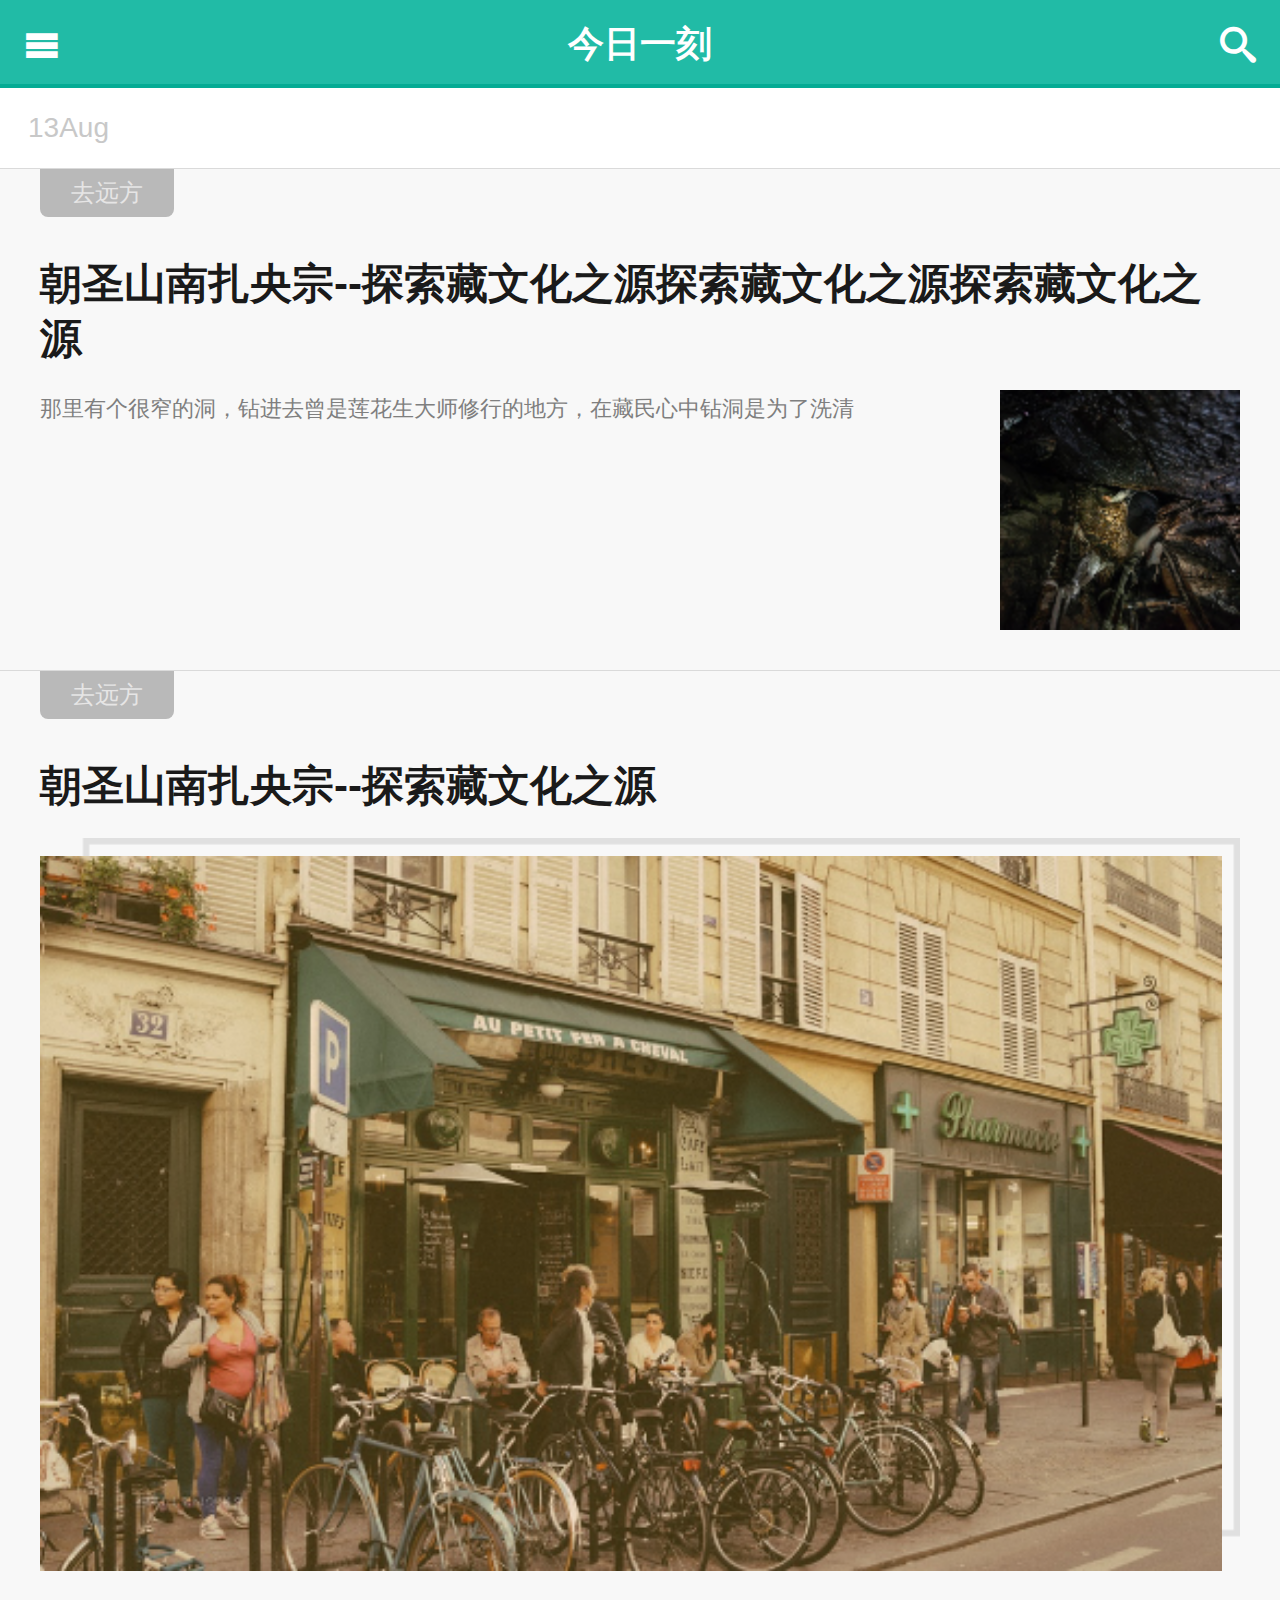
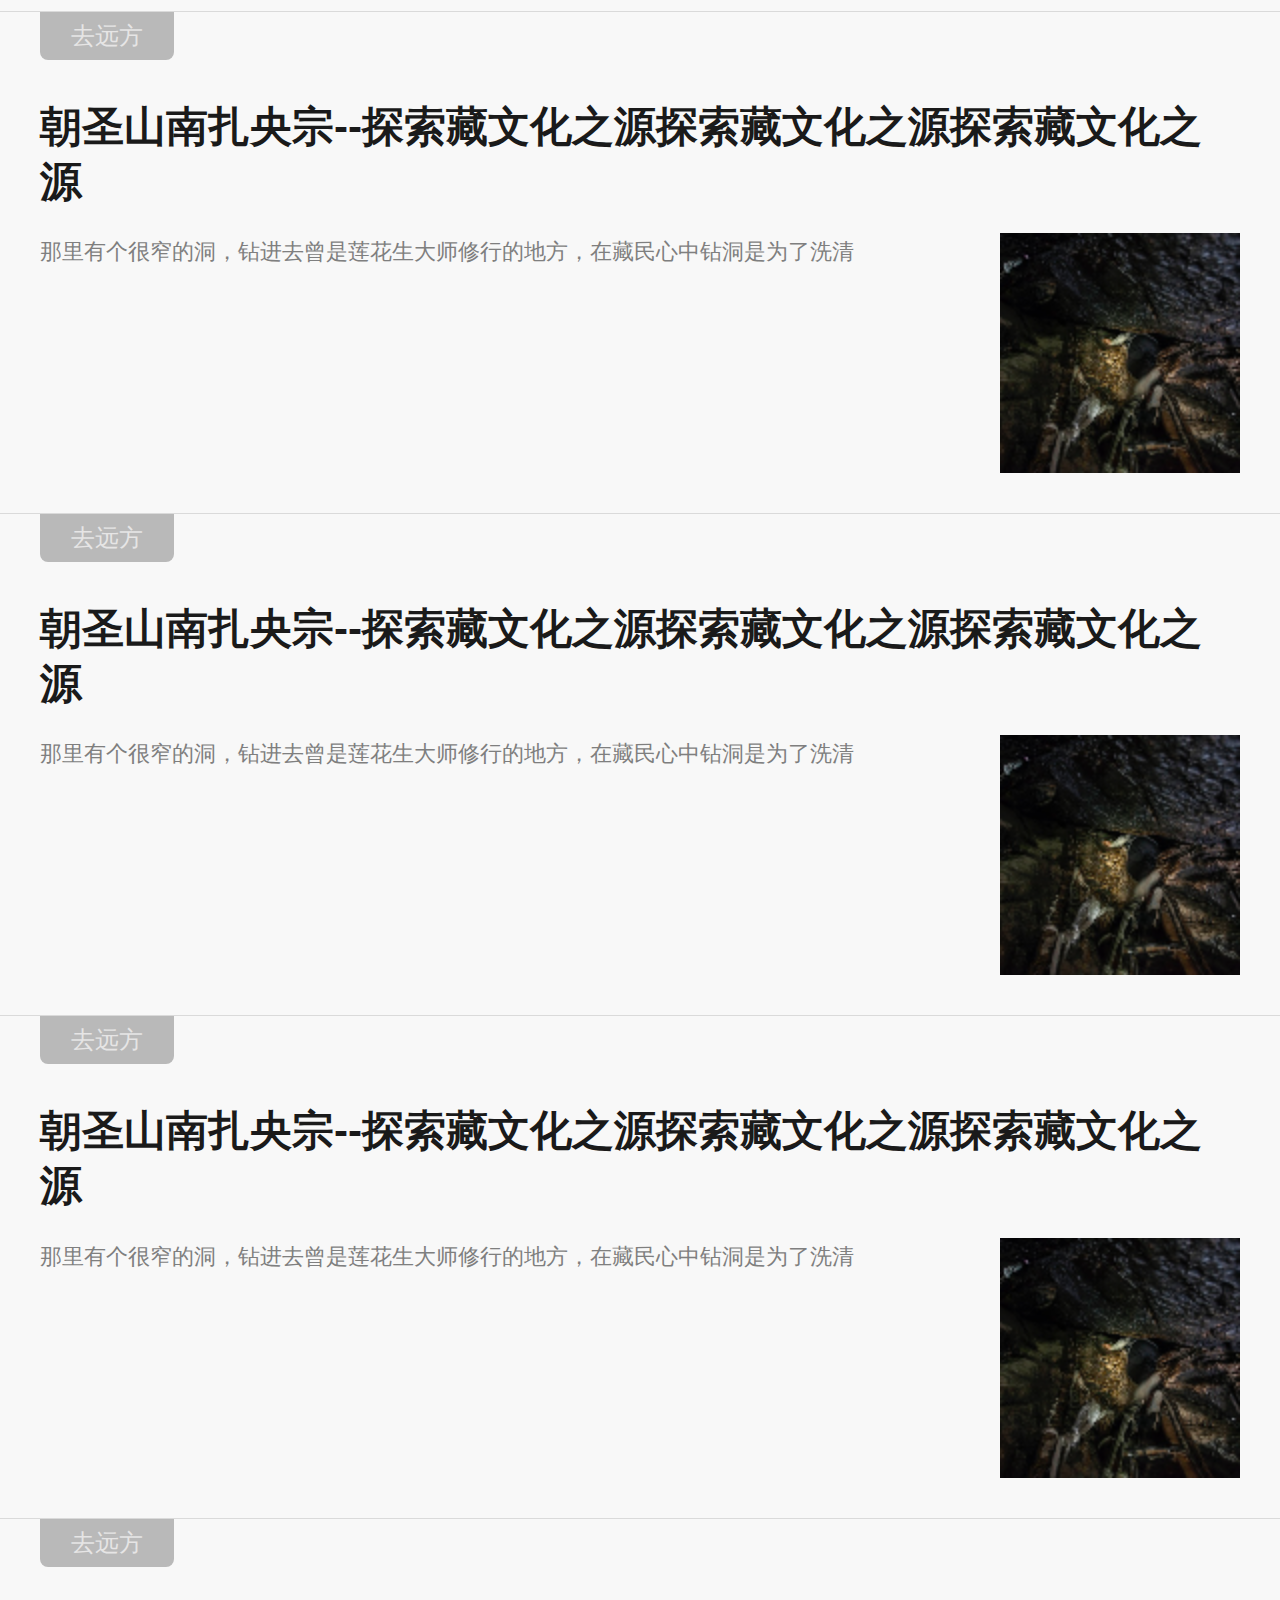
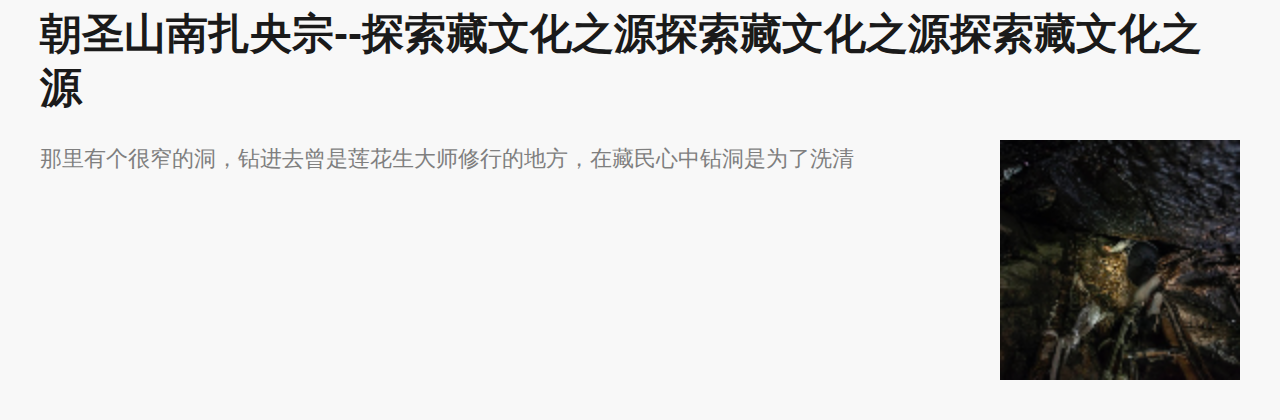
<file: index.html>
<!DOCTYPE html>
<html lang="en">
<head>
	<meta charset="UTF-8">
	<meta name="viewport" content="width=device-width, initial-scale=1">
	<title>豆瓣一刻</title>
	<link rel="shortcut icon" href="./favicon.ico" type="image/x-icon">
	<link rel="stylesheet" href="./less/main.css">
	<!-- <script src="./libs/less.js"></script> -->
</head>
<body>
	<div class="viewport">
		<div class="navs">
			<dl>
				<dt class="login">
					<div class="avatar">
						<img src="./images/avatar.png" alt="">
					</div>
					<span>登录</span>
				</dt>
				<dd class="active">
					<a href="javascript:;" class="icon-home">
						<span>今日一刻</span>
					</a>
				</dd>
				<dd>
					<a href="javascript:;" class="icon-file-empty">
						<span>往期内容</span>
					</a>
				</dd>
				<dd>
					<a href="javascript:;" class="icon-pencil">
						<span>热门作者</span>
					</a>
				</dd>
				<dd>
					<a href="javascript:;" class="icon-menu">
						<span>栏目浏览</span>
					</a>
				</dd>
				<dd>
					<a href="javascript:;" class="icon-heart">
						<span>我的喜欢</span>
					</a>
				</dd>
				<dd>
					<a href="javascript:;" class="icon-cog">
						<span>设置</span>
					</a>
				</dd>
			</dl>
			<div class="extra">
				<a href="javascript:;" class="icon-image">夜晚</a>
				<a href="javascript:;" class="icon-download">离线</a>
			</div>
		</div>
		<div class="container">
			<!-- 头部 -->
			<div class="header">
				<a href="javascript:;" class="menu icon-menu"></a>
				<h2>今日一刻</h2>
				<a href="javascript:;" class="search icon-search"></a>
			</div>
			<!-- 主体 -->
			<div class="body">
				<div class="item">
					<!-- 日期分类 -->
					<div class="mark">13Aug</div>
					<ul class="posts large">
						<!-- 文章 -->
						<li>
							<span href="javascript:;" class="tag">去远方</span>
							<div class="cont">
								<h3>朝圣山南扎央宗--探索藏文化之源探索藏文化之源探索藏文化之源</h3>
								<div class="brief">
									<p>那里有个很窄的洞，钻进去曾是莲花生大师修行的地方，在藏民心中钻洞是为了洗清</p>
									<div class="thumb">
										<img src="./uploads/post_1.png" alt="">
									</div>
								</div>							
							</div>
						</li>
						<li>
							<span href="javascript:;" class="tag">去远方</span>
							<div class="cont">
								<h3>朝圣山南扎央宗--探索藏文化之源</h3>
								<div class="brief">
									
									<div class="gallery">
										<img src="./uploads/post_2.png" alt="">
									</div>
								</div>							
							</div>
						</li>
						<li>
							<span href="javascript:;" class="tag">去远方</span>
							<div class="cont">
								<h3>朝圣山南扎央宗--探索藏文化之源探索藏文化之源探索藏文化之源</h3>
								<div class="brief">
									<p>那里有个很窄的洞，钻进去曾是莲花生大师修行的地方，在藏民心中钻洞是为了洗清</p>
									<div class="thumb">
										<img src="./uploads/post_1.png" alt="">
									</div>
								</div>							
							</div>
						</li>
						<li>
							<span href="javascript:;" class="tag">去远方</span>
							<div class="cont">
								<h3>朝圣山南扎央宗--探索藏文化之源探索藏文化之源探索藏文化之源</h3>
								<div class="brief">
									<p>那里有个很窄的洞，钻进去曾是莲花生大师修行的地方，在藏民心中钻洞是为了洗清</p>
									<div class="thumb">
										<img src="./uploads/post_1.png" alt="">
									</div>
								</div>							
							</div>
						</li>
						<li>
							<span href="javascript:;" class="tag">去远方</span>
							<div class="cont">
								<h3>朝圣山南扎央宗--探索藏文化之源探索藏文化之源探索藏文化之源</h3>
								<div class="brief">
									<p>那里有个很窄的洞，钻进去曾是莲花生大师修行的地方，在藏民心中钻洞是为了洗清</p>
									<div class="thumb">
										<img src="./uploads/post_1.png" alt="">
									</div>
								</div>							
							</div>
						</li>
						<li>
							<span href="javascript:;" class="tag">去远方</span>
							<div class="cont">
								<h3>朝圣山南扎央宗--探索藏文化之源探索藏文化之源探索藏文化之源</h3>
								<div class="brief">
									<p>那里有个很窄的洞，钻进去曾是莲花生大师修行的地方，在藏民心中钻洞是为了洗清</p>
									<div class="thumb">
										<img src="./uploads/post_1.png" alt="">
									</div>
								</div>							
							</div>
						</li>
					</ul>
				</div>
			</div>
		</div>
	</div>
	<script>
		var menu = document.querySelector('.menu');
		var container = document.querySelector('.container');
		var navs = document.querySelector('.navs');
		var dd = navs.querySelectorAll('dd');

		menu.onclick = function () {
			container.classList.toggle('pull-right');
			navs.classList.toggle('pull-right');

			if(!this.classList.contains('collapsed')) {
				for(var i=0; i<dd.length; i++) {
					dd[i].style.transitionDuration = (i + 1) * 0.15 + 's';
					dd[i].style.transitionProperty = 'all';
					dd[i].style.transitionDelay = '0.2s';
					dd[i].style.transitionTimingFunction = 'ease-out';
					dd[i].style.transform = 'translate(0)';
				}
			} else {
				for(var i=dd.length - 1; i>=0; i--) {
					dd[i].style.transitionDuration = (dd.length - i + 1) * 0.05 + 's';
					dd[i].style.transitionProperty = 'all';
					dd[i].style.transitionDelay = '';
					dd[i].style.transitionTimingFunction = 'ease-out';
					dd[i].style.transform = 'translate(-100%)';
				}
			}

			this.classList.toggle('collapsed');
		}
	</script>
</body>
</html>
</file>
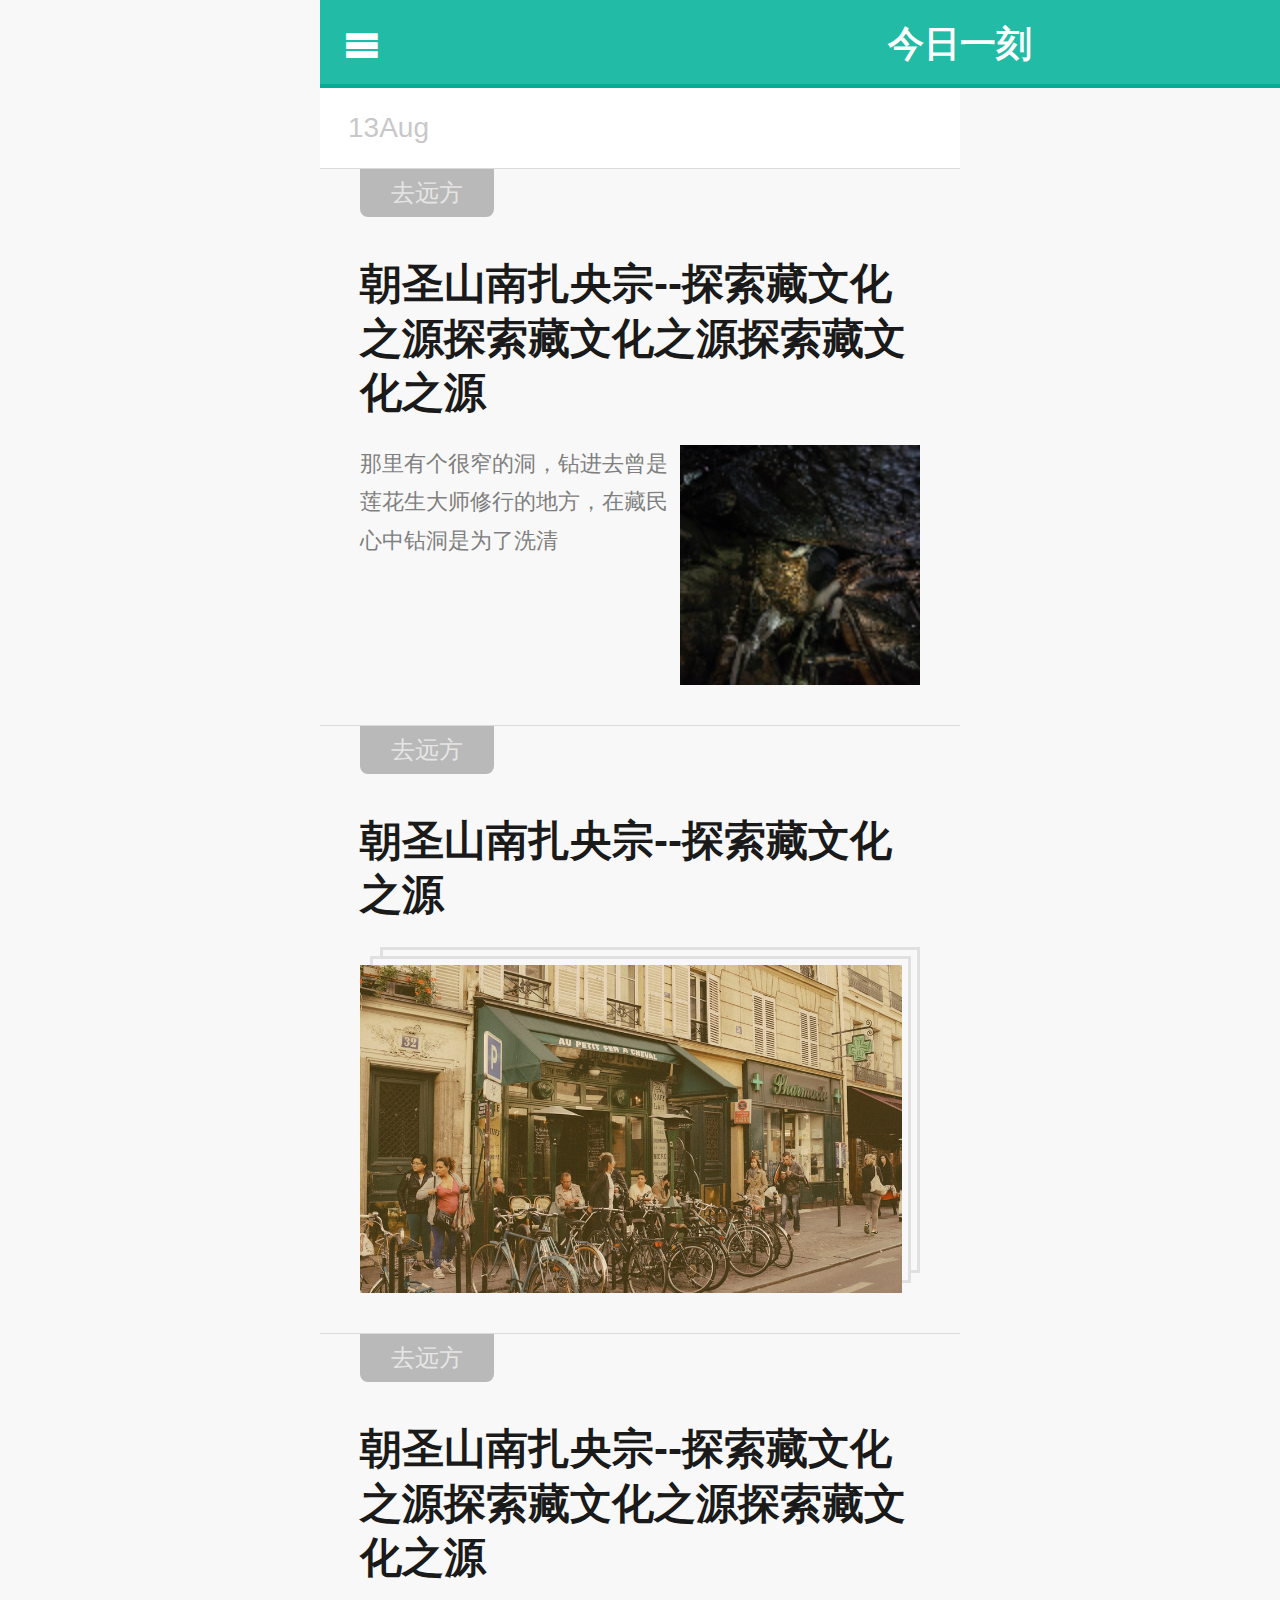
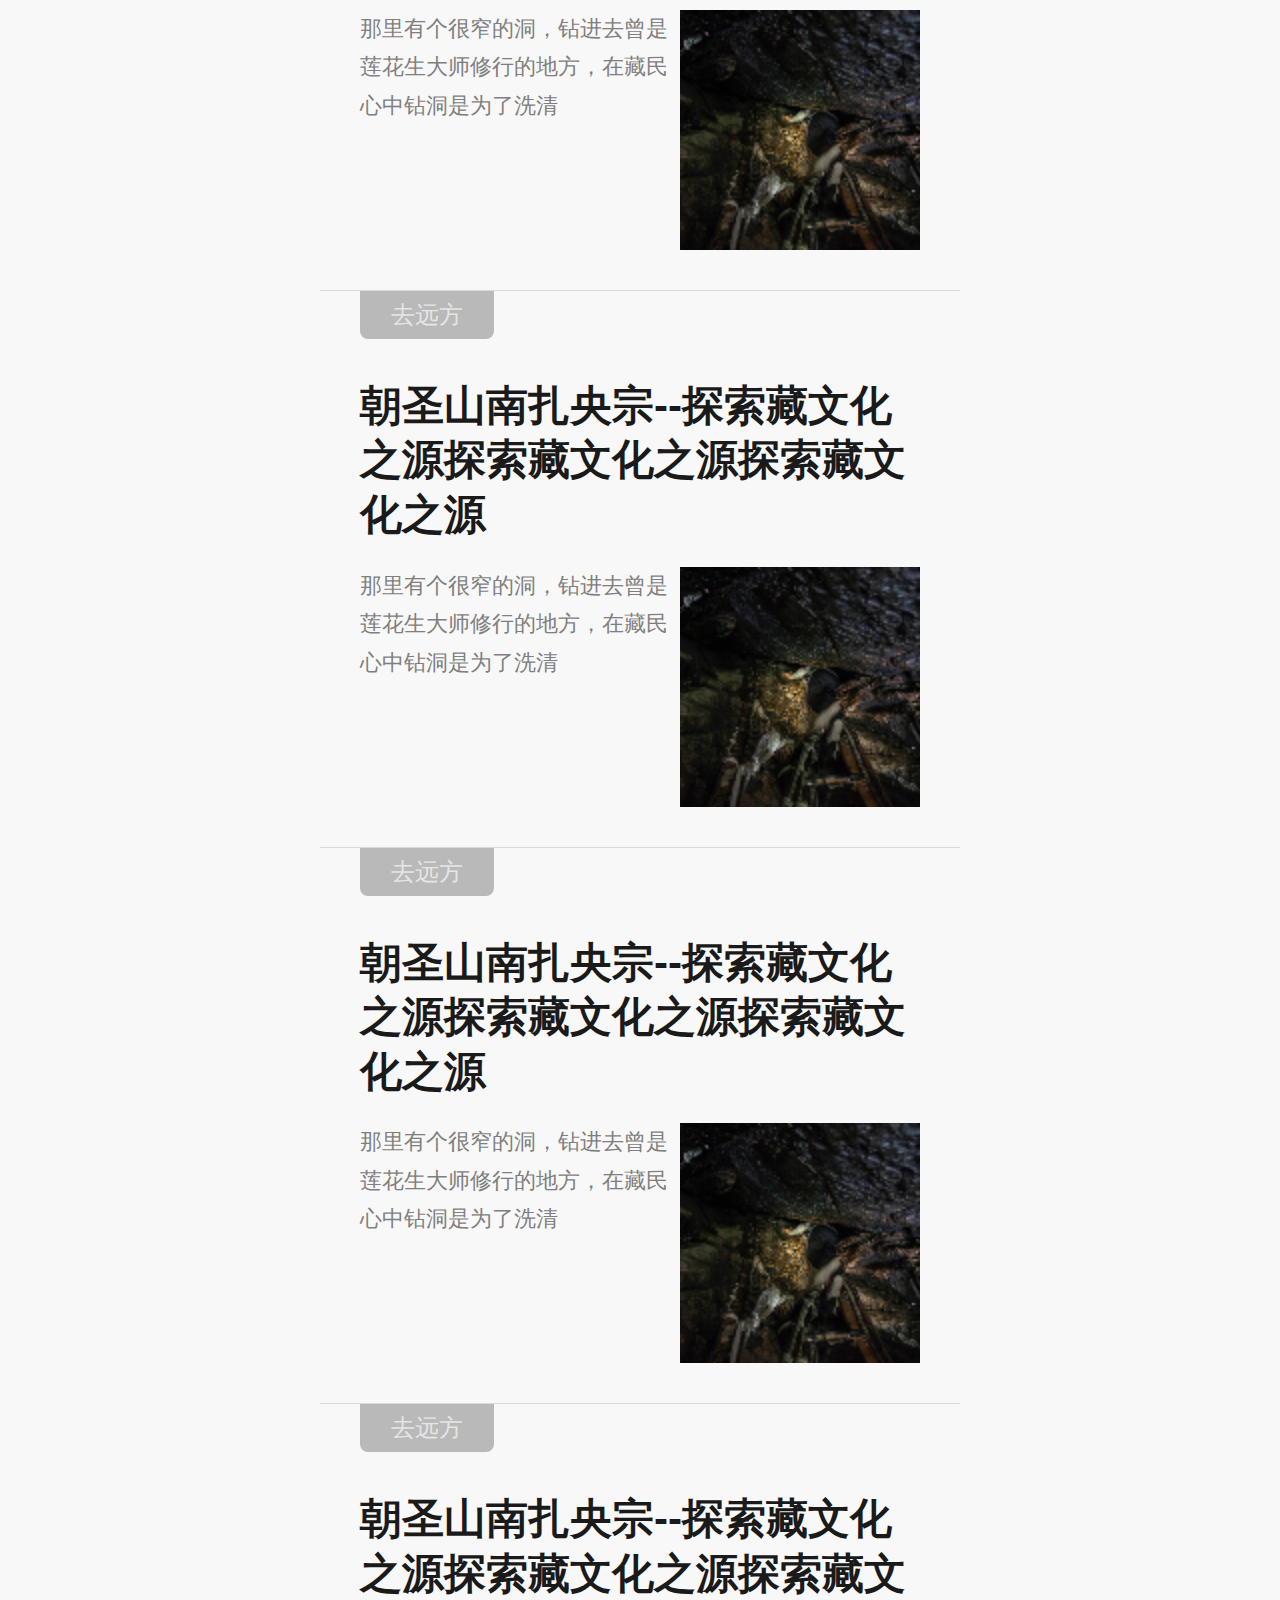
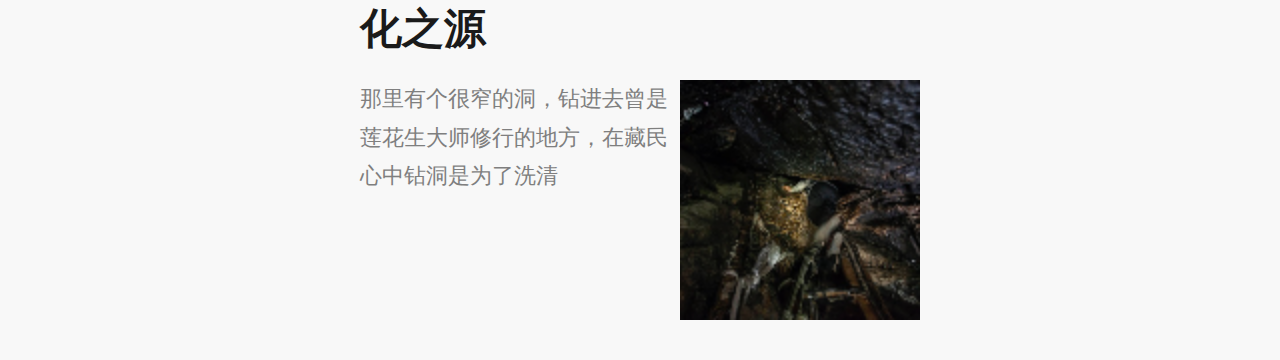
<file: client/index.html>
<!DOCTYPE html>
<html lang="en">
<head>
	<meta charset="UTF-8">
	<meta name="viewport" content="width=device-width, initial-scale=1">
	<title>豆瓣一刻</title>
	<link rel="shortcut icon" href="/favicon.ico" type="image/x-icon">
	<link rel="stylesheet/less" href="./public/less/main.less">
	<script src="./public/libs/less.js"></script>
</head>
<body>
	<div class="viewport">
		<!-- 侧边导航 -->
		<div class="navs">
			<dl>
				<dt class="login">
					<div class="avatar">
						<img src="./public/images/avatar.png" alt="">
					</div>
					<span>登录</span>
				</dt>
				<dd class="active">
					<a href="javascript:;" class="icon-home">
						<span>今日一刻</span>
					</a>
				</dd>
				<dd>
					<a href="javascript:;" class="icon-file-empty">
						<span>往期内容</span>
					</a>
				</dd>
				<dd>
					<a href="javascript:;" class="icon-pencil">
						<span>热门作者</span>
					</a>
				</dd>
				<dd>
					<a href="javascript:;" class="icon-menu">
						<span>栏目浏览</span>
					</a>
				</dd>
				<dd>
					<a href="javascript:;" class="icon-heart">
						<span>我的喜欢</span>
					</a>
				</dd>
				<dd>
					<a href="javascript:;" class="icon-cog">
						<span>设置</span>
					</a>
				</dd>
			</dl>
			<div class="extra">
				<a href="javascript:;" class="icon-image">夜晚</a>
				<a href="javascript:;" class="icon-download">离线</a>
			</div>
		</div>
		<div class="container">
			<!-- 头部 -->
			<div class="header">
				<a href="javascript:;" class="menu icon-menu"></a>
				<h2>今日一刻</h2>
				<a href="javascript:;" class="search icon-search"></a>
			</div>
			<!-- 主体 -->
			<div class="body">
				<div class="item">
					<!-- 日期分类 -->
					<div class="mark">13Aug</div>
					<ul class="posts large">
						<!-- 文章 -->
						<li>
							<span href="javascript:;" class="tag">去远方</span>
							<div class="cont">
								<h3>朝圣山南扎央宗--探索藏文化之源探索藏文化之源探索藏文化之源</h3>
								<div class="brief">
									<p>那里有个很窄的洞，钻进去曾是莲花生大师修行的地方，在藏民心中钻洞是为了洗清</p>
									<div class="thumb">
										<img src="./uploads/post_1.png" alt="">
									</div>
								</div>							
							</div>
						</li>
						<li>
							<span href="javascript:;" class="tag">去远方</span>
							<div class="cont">
								<h3>朝圣山南扎央宗--探索藏文化之源</h3>
								<div class="brief">
									
									<div class="gallery">
										<img src="./uploads/post_2.png" alt="">
									</div>
								</div>							
							</div>
						</li>
						<li>
							<span href="javascript:;" class="tag">去远方</span>
							<div class="cont">
								<h3>朝圣山南扎央宗--探索藏文化之源探索藏文化之源探索藏文化之源</h3>
								<div class="brief">
									<p>那里有个很窄的洞，钻进去曾是莲花生大师修行的地方，在藏民心中钻洞是为了洗清</p>
									<div class="thumb">
										<img src="./uploads/post_1.png" alt="">
									</div>
								</div>							
							</div>
						</li>
						<li>
							<span href="javascript:;" class="tag">去远方</span>
							<div class="cont">
								<h3>朝圣山南扎央宗--探索藏文化之源探索藏文化之源探索藏文化之源</h3>
								<div class="brief">
									<p>那里有个很窄的洞，钻进去曾是莲花生大师修行的地方，在藏民心中钻洞是为了洗清</p>
									<div class="thumb">
										<img src="./uploads/post_1.png" alt="">
									</div>
								</div>							
							</div>
						</li>
						<li>
							<span href="javascript:;" class="tag">去远方</span>
							<div class="cont">
								<h3>朝圣山南扎央宗--探索藏文化之源探索藏文化之源探索藏文化之源</h3>
								<div class="brief">
									<p>那里有个很窄的洞，钻进去曾是莲花生大师修行的地方，在藏民心中钻洞是为了洗清</p>
									<div class="thumb">
										<img src="./uploads/post_1.png" alt="">
									</div>
								</div>							
							</div>
						</li>
						<li>
							<span href="javascript:;" class="tag">去远方</span>
							<div class="cont">
								<h3>朝圣山南扎央宗--探索藏文化之源探索藏文化之源探索藏文化之源</h3>
								<div class="brief">
									<p>那里有个很窄的洞，钻进去曾是莲花生大师修行的地方，在藏民心中钻洞是为了洗清</p>
									<div class="thumb">
										<img src="./uploads/post_1.png" alt="">
									</div>
								</div>							
							</div>
						</li>
					</ul>
				</div>
			</div>
		</div>
	</div>
	<script>
		var menu = document.querySelector('.menu');
		var container = document.querySelector('.container');
		var navs = document.querySelector('.navs');
		var dd = navs.querySelectorAll('dd');

		menu.onclick = function () {
			container.classList.toggle('pull-right');
			navs.classList.toggle('pull-right');

			if(!this.classList.contains('collapsed')) {
				for(var i=0; i<dd.length; i++) {
					dd[i].style.transitionDuration = (i + 1) * 0.15 + 's';
					dd[i].style.transitionProperty = 'all';
					dd[i].style.transitionDelay = '0.2s';
					dd[i].style.transitionTimingFunction = 'ease-out';
					dd[i].style.transform = 'translate(0)';
				}
			} else {
				for(var i=dd.length - 1; i>=0; i--) {
					dd[i].style.transitionDuration = (dd.length - i + 1) * 0.05 + 's';
					dd[i].style.transitionProperty = 'all';
					dd[i].style.transitionDelay = '';
					dd[i].style.transitionTimingFunction = 'ease-out';
					dd[i].style.transform = 'translate(-100%)';
				}
			}

			this.classList.toggle('collapsed');
		}
	</script>
</body>
</html>
</file>
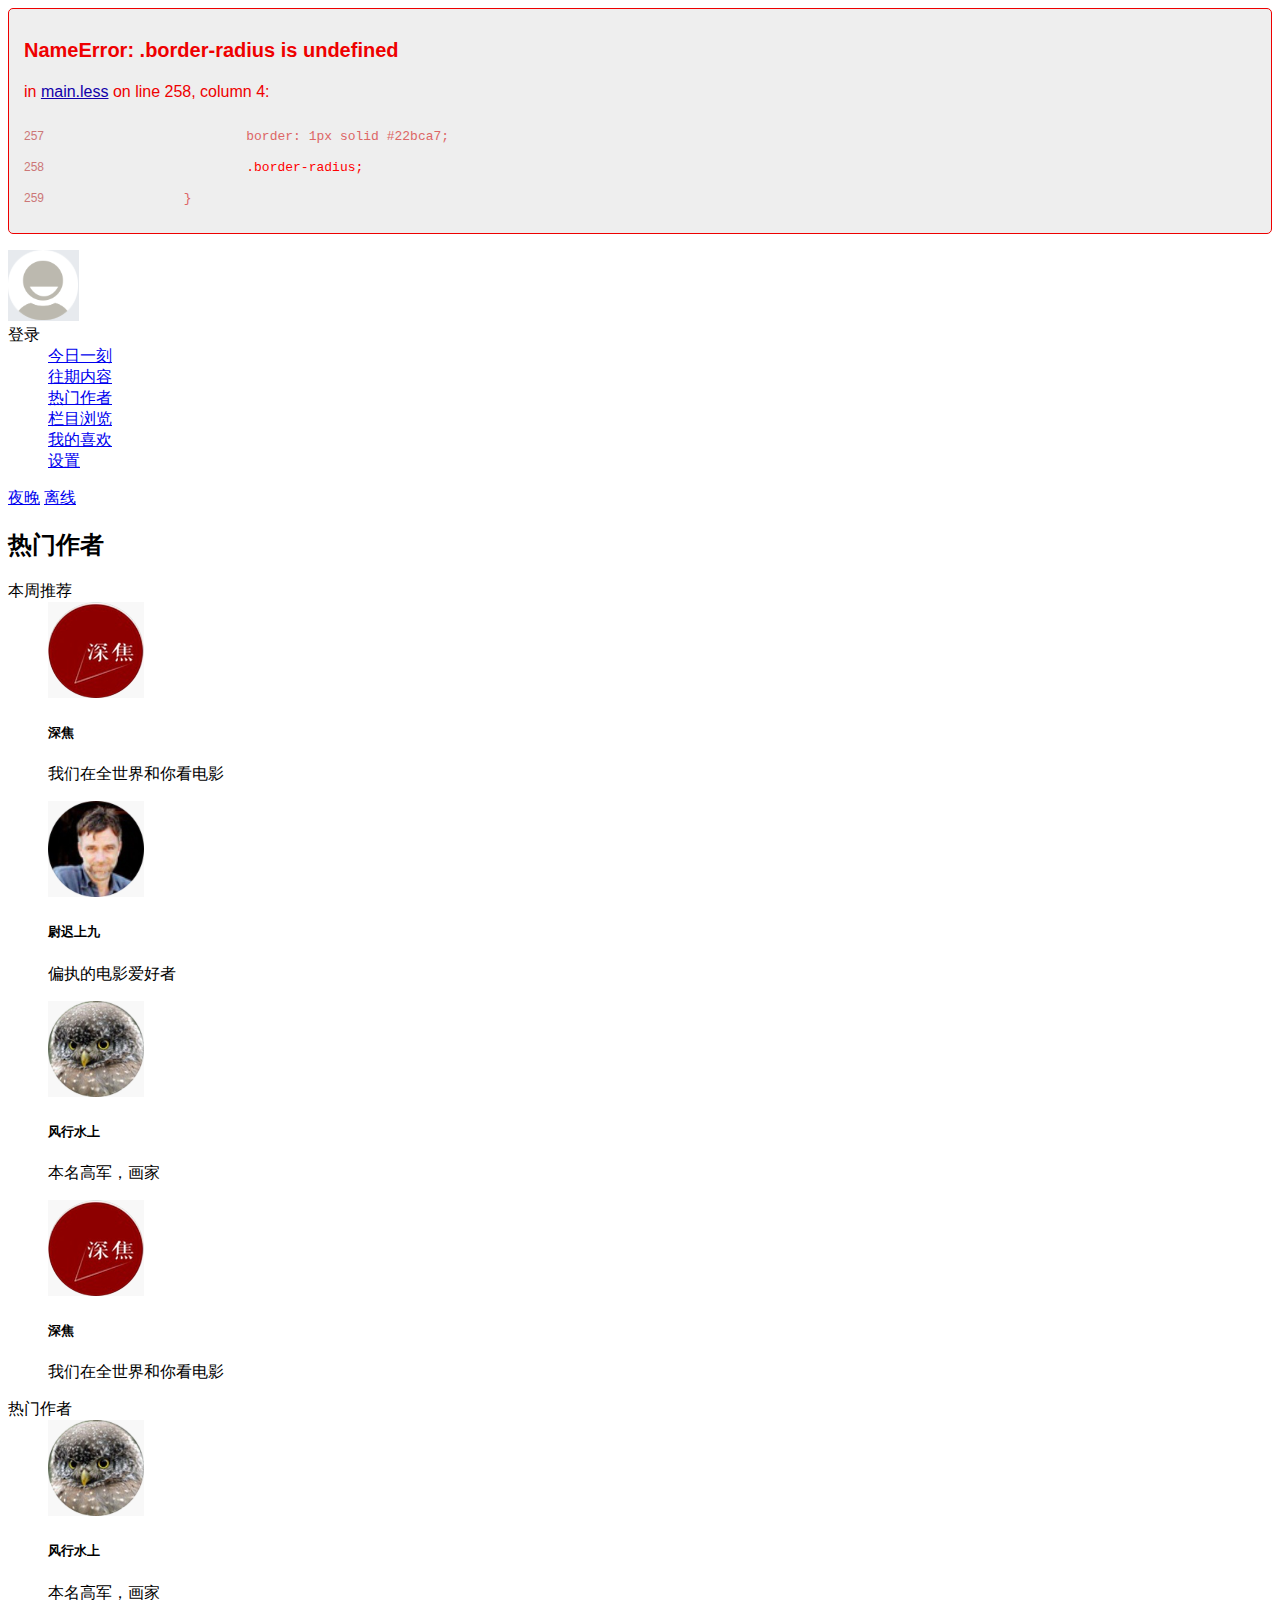
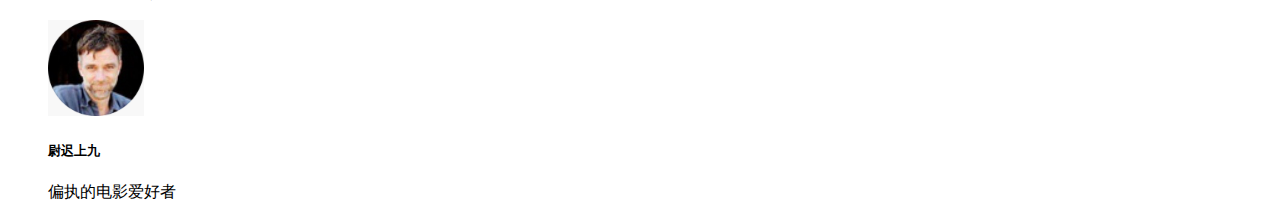
<file: author.html>
<!DOCTYPE html>
<html lang="en">
<head>
	<meta charset="UTF-8">
	<meta name="viewport" content="width=device-width, initial-scale=1">
	<title>豆瓣一刻</title>
	<link rel="shortcut icon" href="./favicon.ico" type="image/x-icon">
	<link rel="stylesheet/less" href="./less/main.less">
	<script src="./libs/less.js"></script>
</head>
<body>
	<div class="viewport">
		<div class="navs">
			<dl>
				<dt class="login">
					<div class="avatar">
						<img src="./images/avatar.png" alt="">
					</div>
					<span>登录</span>
				</dt>
				<dd class="active">
					<a href="javascript:;" class="icon-home">
						<span>今日一刻</span>
					</a>
				</dd>
				<dd>
					<a href="javascript:;" class="icon-file-empty">
						<span>往期内容</span>
					</a>
				</dd>
				<dd>
					<a href="javascript:;" class="icon-pencil">
						<span>热门作者</span>
					</a>
				</dd>
				<dd>
					<a href="javascript:;" class="icon-menu">
						<span>栏目浏览</span>
					</a>
				</dd>
				<dd>
					<a href="javascript:;" class="icon-heart">
						<span>我的喜欢</span>
					</a>
				</dd>
				<dd>
					<a href="javascript:;" class="icon-cog">
						<span>设置</span>
					</a>
				</dd>
			</dl>
			<div class="extra">
				<a href="javascript:;" class="icon-image">夜晚</a>
				<a href="javascript:;" class="icon-download">离线</a>
			</div>
		</div>
		<div class="container">
			<!-- 头部 -->
			<div class="header">
				<a href="javascript:;" class="menu icon-menu"></a>
				<h2>热门作者</h2>
				<a href="javascript:;" class="search icon-search"></a>
			</div>
			<!-- 主体 -->
			<div class="body">
				<dl class="author">
					<dt>本周推荐</dt>
					<dd>
						<div class="avatar">
							<img src="./uploads/avatar_1.png" alt="">
						</div>
						<div class="info">
							<h5>深焦</h5>
							<p>我们在全世界和你看电影</p>
						</div>
					</dd>
					<dd>
						<div class="avatar">
							<img src="./uploads/avatar_2.png" alt="">
						</div>
						<div class="info">
							<h5>尉迟上九</h5>
							<p>偏执的电影爱好者</p>
						</div>
					</dd>
					<dd>
						<div class="avatar">
							<img src="./uploads/avatar_3.png" alt="">
						</div>
						<div class="info">
							<h5>风行水上</h5>
							<p>本名高军，画家</p>
						</div>
					</dd>
					<dd>
						<div class="avatar">
							<img src="./uploads/avatar_1.png" alt="">
						</div>
						<div class="info">
							<h5>深焦</h5>
							<p>我们在全世界和你看电影</p>
						</div>
					</dd>
					<dt>热门作者</dt>
					<dd>
						<div class="avatar">
							<img src="./uploads/avatar_3.png" alt="">
						</div>
						<div class="info">
							<h5>风行水上</h5>
							<p>本名高军，画家</p>
						</div>
					</dd>
					<dd>
						<div class="avatar">
							<img src="./uploads/avatar_2.png" alt="">
						</div>
						<div class="info">
							<h5>尉迟上九</h5>
							<p>偏执的电影爱好者</p>
						</div>
					</dd>
				</dl>
			</div>
		</div>
	</div>
	<script>
		var menu = document.querySelector('.menu');
		var container = document.querySelector('.container');
		var navs = document.querySelector('.navs');
		var dd = navs.querySelectorAll('dd');

		menu.onclick = function () {
			container.classList.toggle('pull-right');
			navs.classList.toggle('pull-right');

			if(!this.classList.contains('collapsed')) {
				for(var i=0; i<dd.length; i++) {
					dd[i].style.transitionDuration = (i + 1) * 0.15 + 's';
					dd[i].style.transitionProperty = 'all';
					dd[i].style.transitionDelay = '0.2s';
					dd[i].style.transitionTimingFunction = 'ease-out';
					dd[i].style.transform = 'translate(0)';
				}
			} else {
				for(var i=dd.length - 1; i>=0; i--) {
					dd[i].style.transitionDuration = (dd.length - i + 1) * 0.05 + 's';
					dd[i].style.transitionProperty = 'all';
					dd[i].style.transitionDelay = '';
					dd[i].style.transitionTimingFunction = 'ease-out';
					dd[i].style.transform = 'translate(-100%)';
				}
			}

			this.classList.toggle('collapsed');
		}
	</script>
</body>
</html>
</file>
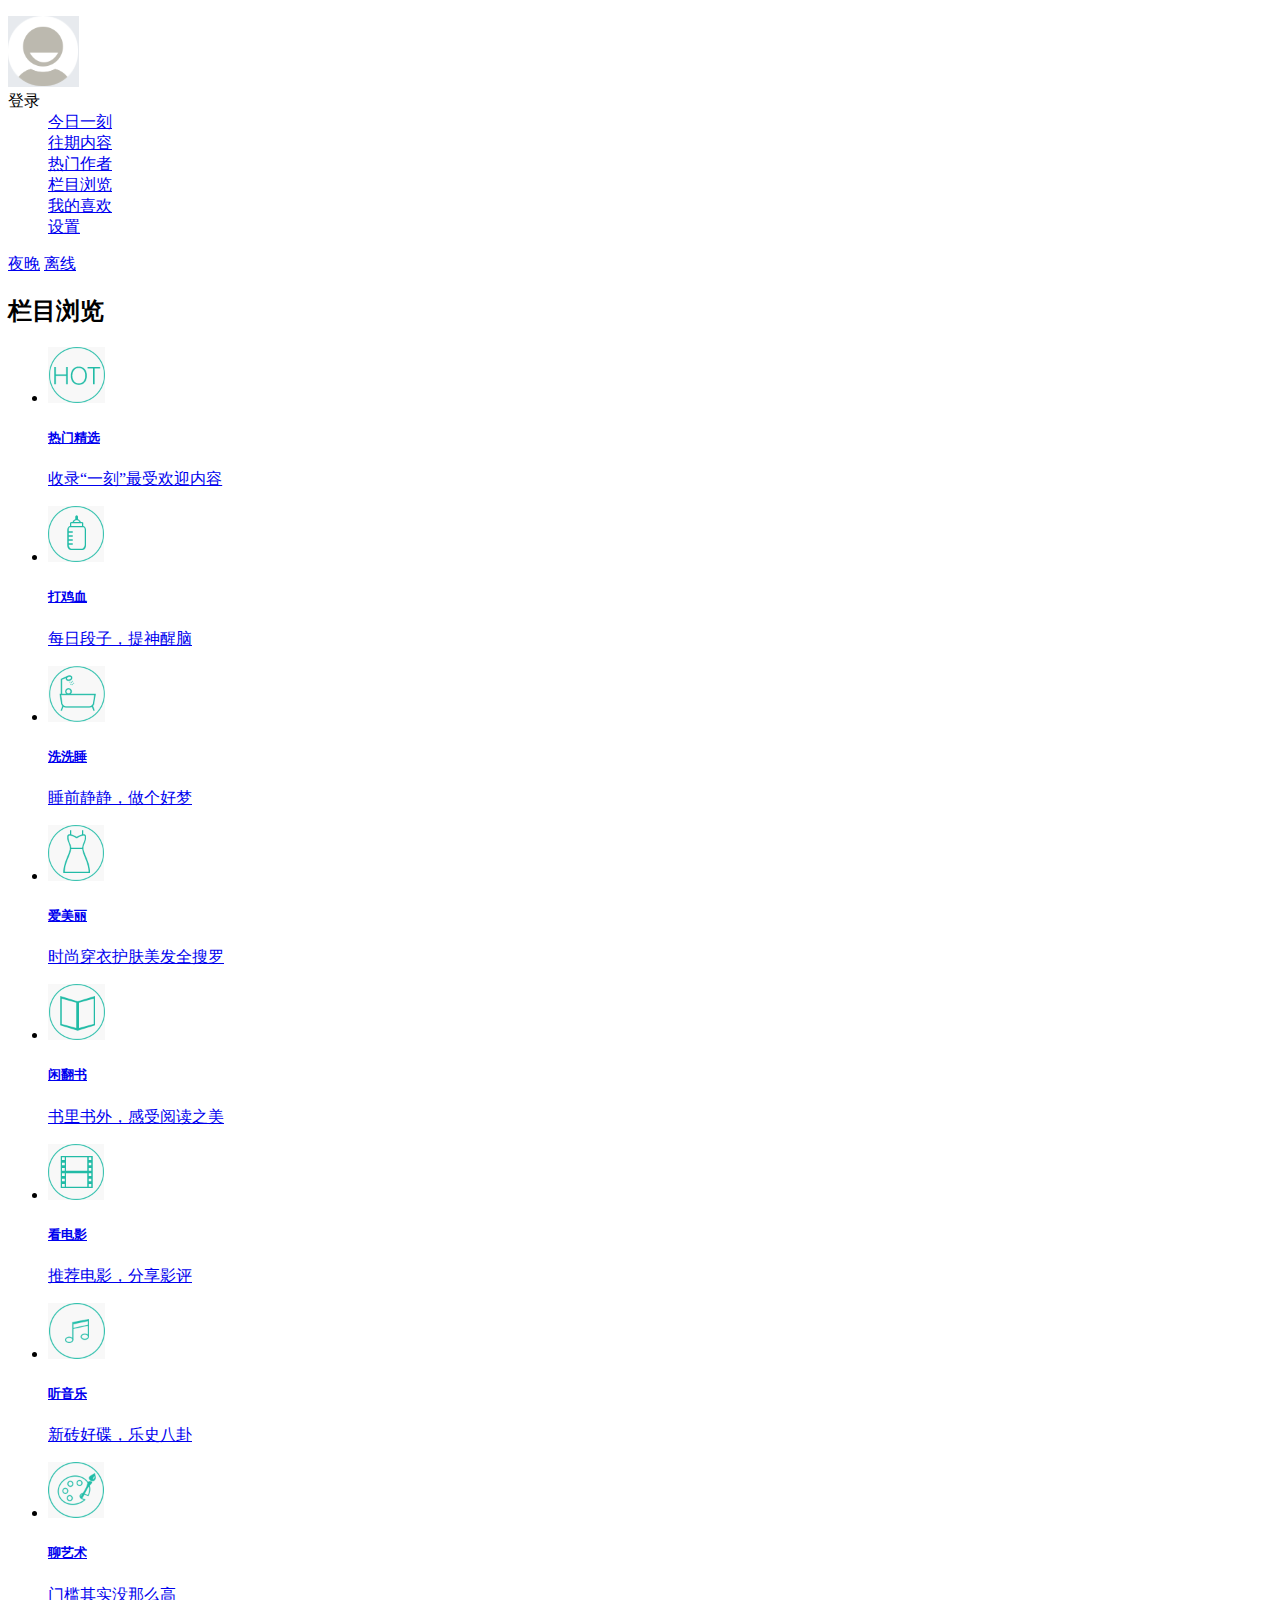
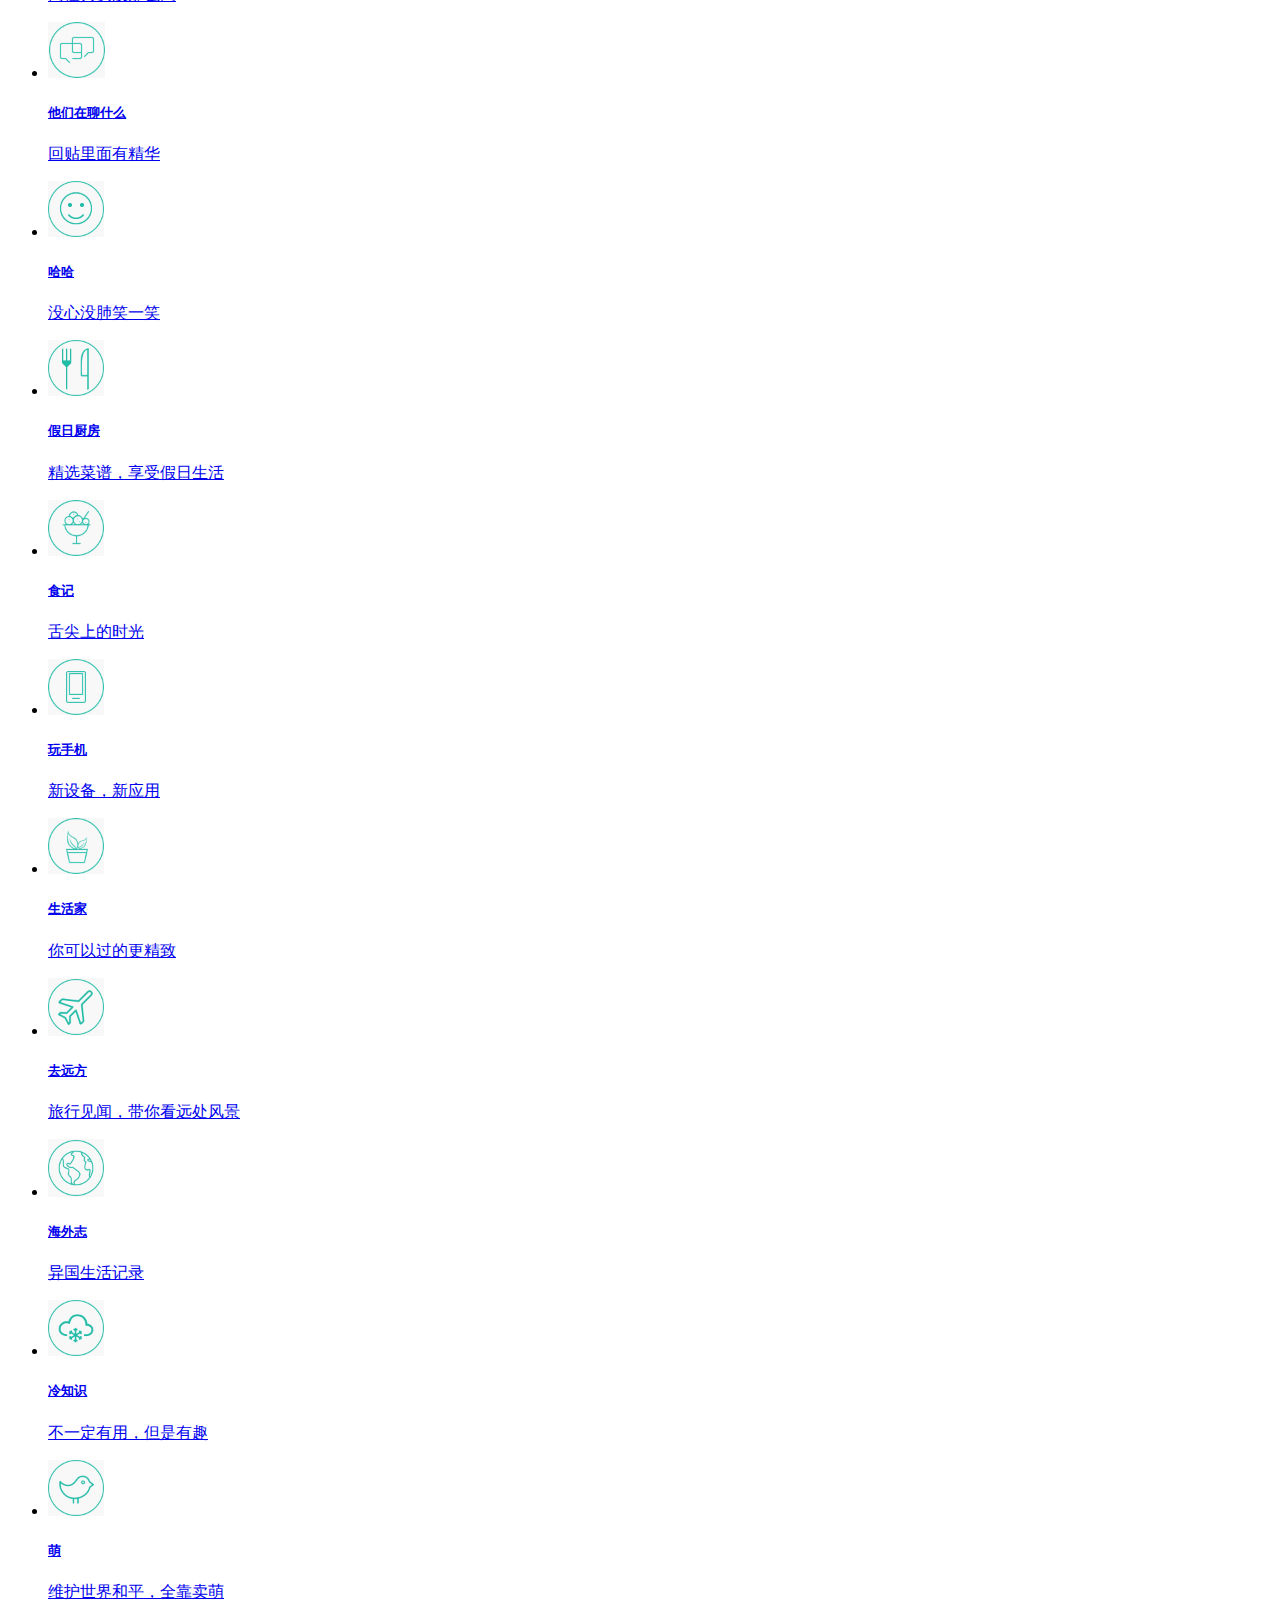
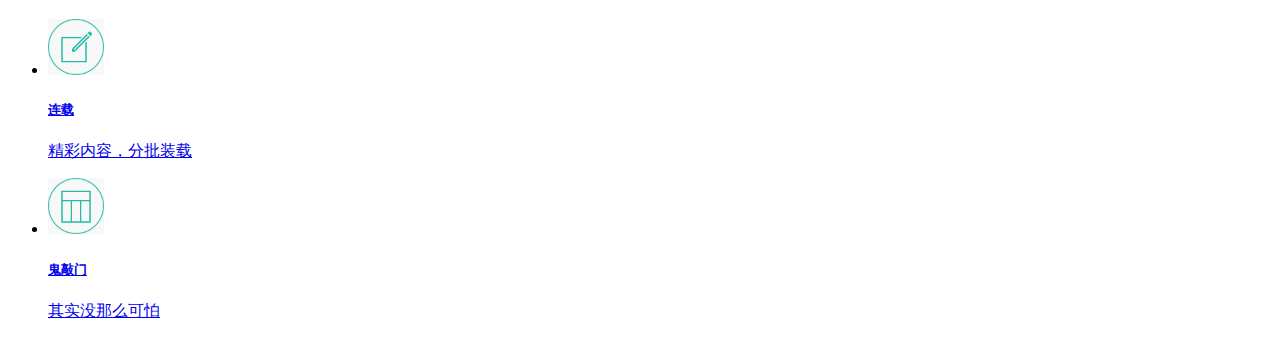
<file: category.html>
<!DOCTYPE html>
<html lang="en">
<head>
	<meta charset="UTF-8">
	<meta name="viewport" content="width=device-width, initial-scale=1">
	<title>豆瓣一刻</title>
	<link rel="shortcut icon" href="./favicon.ico" type="image/x-icon">
	<link rel="stylesheet" href="./less/main.less">
</head>
<body>
	<div class="viewport">
		<div class="navs">
			<dl>
				<dt class="login">
					<div class="avatar">
						<img src="./images/avatar.png" alt="">
					</div>
					<span>登录</span>
				</dt>
				<dd class="active">
					<a href="javascript:;" class="icon-home">
						<span>今日一刻</span>
					</a>
				</dd>
				<dd>
					<a href="javascript:;" class="icon-file-empty">
						<span>往期内容</span>
					</a>
				</dd>
				<dd>
					<a href="javascript:;" class="icon-pencil">
						<span>热门作者</span>
					</a>
				</dd>
				<dd>
					<a href="javascript:;" class="icon-menu">
						<span>栏目浏览</span>
					</a>
				</dd>
				<dd>
					<a href="javascript:;" class="icon-heart">
						<span>我的喜欢</span>
					</a>
				</dd>
				<dd>
					<a href="javascript:;" class="icon-cog">
						<span>设置</span>
					</a>
				</dd>
			</dl>
			<div class="extra">
				<a href="javascript:;" class="icon-image">夜晚</a>
				<a href="javascript:;" class="icon-download">离线</a>
			</div>
		</div>
		<div class="container">
			<!-- 头部 -->
			<div class="header">
				<a href="javascript:;" class="menu icon-menu"></a>
				<h2>栏目浏览</h2>
				<a href="javascript:;" class="search icon-search"></a>
			</div>
			<!-- 主体 -->
			<div class="body">
				<ul class="category">
					<li>
						<a href="javascript:;">
							<img src="./images/IMG_0269_07.gif" alt="">
							<h5>热门精选</h5>
							<p>收录“一刻”最受欢迎内容</p>
						</a>
					</li>
					<li>
						<a href="javascript:;">
							<img src="./images/IMG_0269_09.gif" alt="">
							<h5>打鸡血</h5>
							<p>每日段子，提神醒脑</p>
						</a>
					</li>
					<li>
						<a href="javascript:;">
							<img src="./images/IMG_0269_17.gif" alt="">
							<h5>洗洗睡</h5>
							<p>睡前静静，做个好梦</p>
						</a>
					</li>
					<li>
						<a href="javascript:;">
							<img src="./images/IMG_0269_19.gif" alt="">
							<h5>爱美丽</h5>
							<p>时尚穿衣护肤美发全搜罗</p>
						</a>
					</li>
					<li>
						<a href="javascript:;">
							<img src="./images/IMG_0269_27.gif" alt="">
							<h5>闲翻书</h5>
							<p>书里书外，感受阅读之美</p>
						</a>
					</li>
					<li>
						<a href="javascript:;">
							<img src="./images/IMG_0269_29.gif" alt="">
							<h5>看电影</h5>
							<p>推荐电影，分享影评</p>
						</a>
					</li>
					<li>
						<a href="javascript:;">
							<img src="./images/IMG_0269_37.gif" alt="">
							<h5>听音乐</h5>
							<p>新砖好碟，乐史八卦</p>
						</a>
					</li>
					<li>
						<a href="javascript:;">
							<img src="./images/IMG_0269_39.gif" alt="">
							<h5>聊艺术</h5>
							<p>门槛其实没那么高</p>
						</a>
					</li>
					<li>
						<a href="javascript:;">
							<img src="./images/IMG_0269_47.gif" alt="">
							<h5>他们在聊什么</h5>
							<p>回贴里面有精华</p>
						</a>
					</li>
					<li>
						<a href="javascript:;">
							<img src="./images/IMG_0269_49.gif" alt="">
							<h5>哈哈</h5>
							<p>没心没肺笑一笑</p>
						</a>
					</li>
					<li>
						<a href="javascript:;">
							<img src="./images/IMG_0275_07.gif" alt="">
							<h5>假日厨房</h5>
							<p>精选菜谱，享受假日生活</p>
						</a>
					</li>
					<li>
						<a href="javascript:;">
							<img src="./images/IMG_0275_09.gif" alt="">
							<h5>食记</h5>
							<p>舌尖上的时光</p>
						</a>
					</li>
					<li>
						<a href="javascript:;">
							<img src="./images/IMG_0275_17.gif" alt="">
							<h5>玩手机</h5>
							<p>新设备，新应用</p>
						</a>
					</li>
					<li>
						<a href="javascript:;">
							<img src="./images/IMG_0275_19.gif" alt="">
							<h5>生活家</h5>
							<p>你可以过的更精致</p>
						</a>
					</li>
					<li>
						<a href="javascript:;">
							<img src="./images/IMG_0275_27.gif" alt="">
							<h5>去远方</h5>
							<p>旅行见闻，带你看远处风景</p>
						</a>
					</li>
					<li>
						<a href="javascript:;">
							<img src="./images/IMG_0275_29.gif" alt="">
							<h5>海外志</h5>
							<p>异国生活记录</p>
						</a>
					</li>
					<li>
						<a href="javascript:;">
							<img src="./images/IMG_0275_37.gif" alt="">
							<h5>冷知识</h5>
							<p>不一定有用，但是有趣</p>
						</a>
					</li>
					<li>
						<a href="javascript:;">
							<img src="./images/IMG_0275_39.gif" alt="">
							<h5>萌</h5>
							<p>维护世界和平，全靠卖萌</p>
						</a>
					</li>
					<li>
						<a href="javascript:;">
							<img src="./images/IMG_0275_47.gif" alt="">
							<h5>连载</h5>
							<p>精彩内容，分批装载</p>
						</a>
					</li>
					<li>
						<a href="javascript:;">
							<img src="./images/IMG_0275_49.gif" alt="">
							<h5>鬼敲门</h5>
							<p>其实没那么可怕</p>
						</a>
					</li>
				</ul>
			</div>
		</div>
	</div>
	<script>
		var menu = document.querySelector('.menu');
		var container = document.querySelector('.container');
		var navs = document.querySelector('.navs');
		var dd = navs.querySelectorAll('dd');

		menu.onclick = function () {
			container.classList.toggle('pull-right');
			navs.classList.toggle('pull-right');

			if(!this.classList.contains('collapsed')) {
				for(var i=0; i<dd.length; i++) {
					dd[i].style.transitionDuration = (i + 1) * 0.15 + 's';
					dd[i].style.transitionProperty = 'all';
					dd[i].style.transitionDelay = '0.2s';
					dd[i].style.transitionTimingFunction = 'ease-out';
					dd[i].style.transform = 'translate(0)';
				}
			} else {
				for(var i=dd.length - 1; i>=0; i--) {
					dd[i].style.transitionDuration = (dd.length - i + 1) * 0.05 + 's';
					dd[i].style.transitionProperty = 'all';
					dd[i].style.transitionDelay = '';
					dd[i].style.transitionTimingFunction = 'ease-out';
					dd[i].style.transform = 'translate(-100%)';
				}
			}

			this.classList.toggle('collapsed');
		}
	</script>
</body>
</html>
</file>
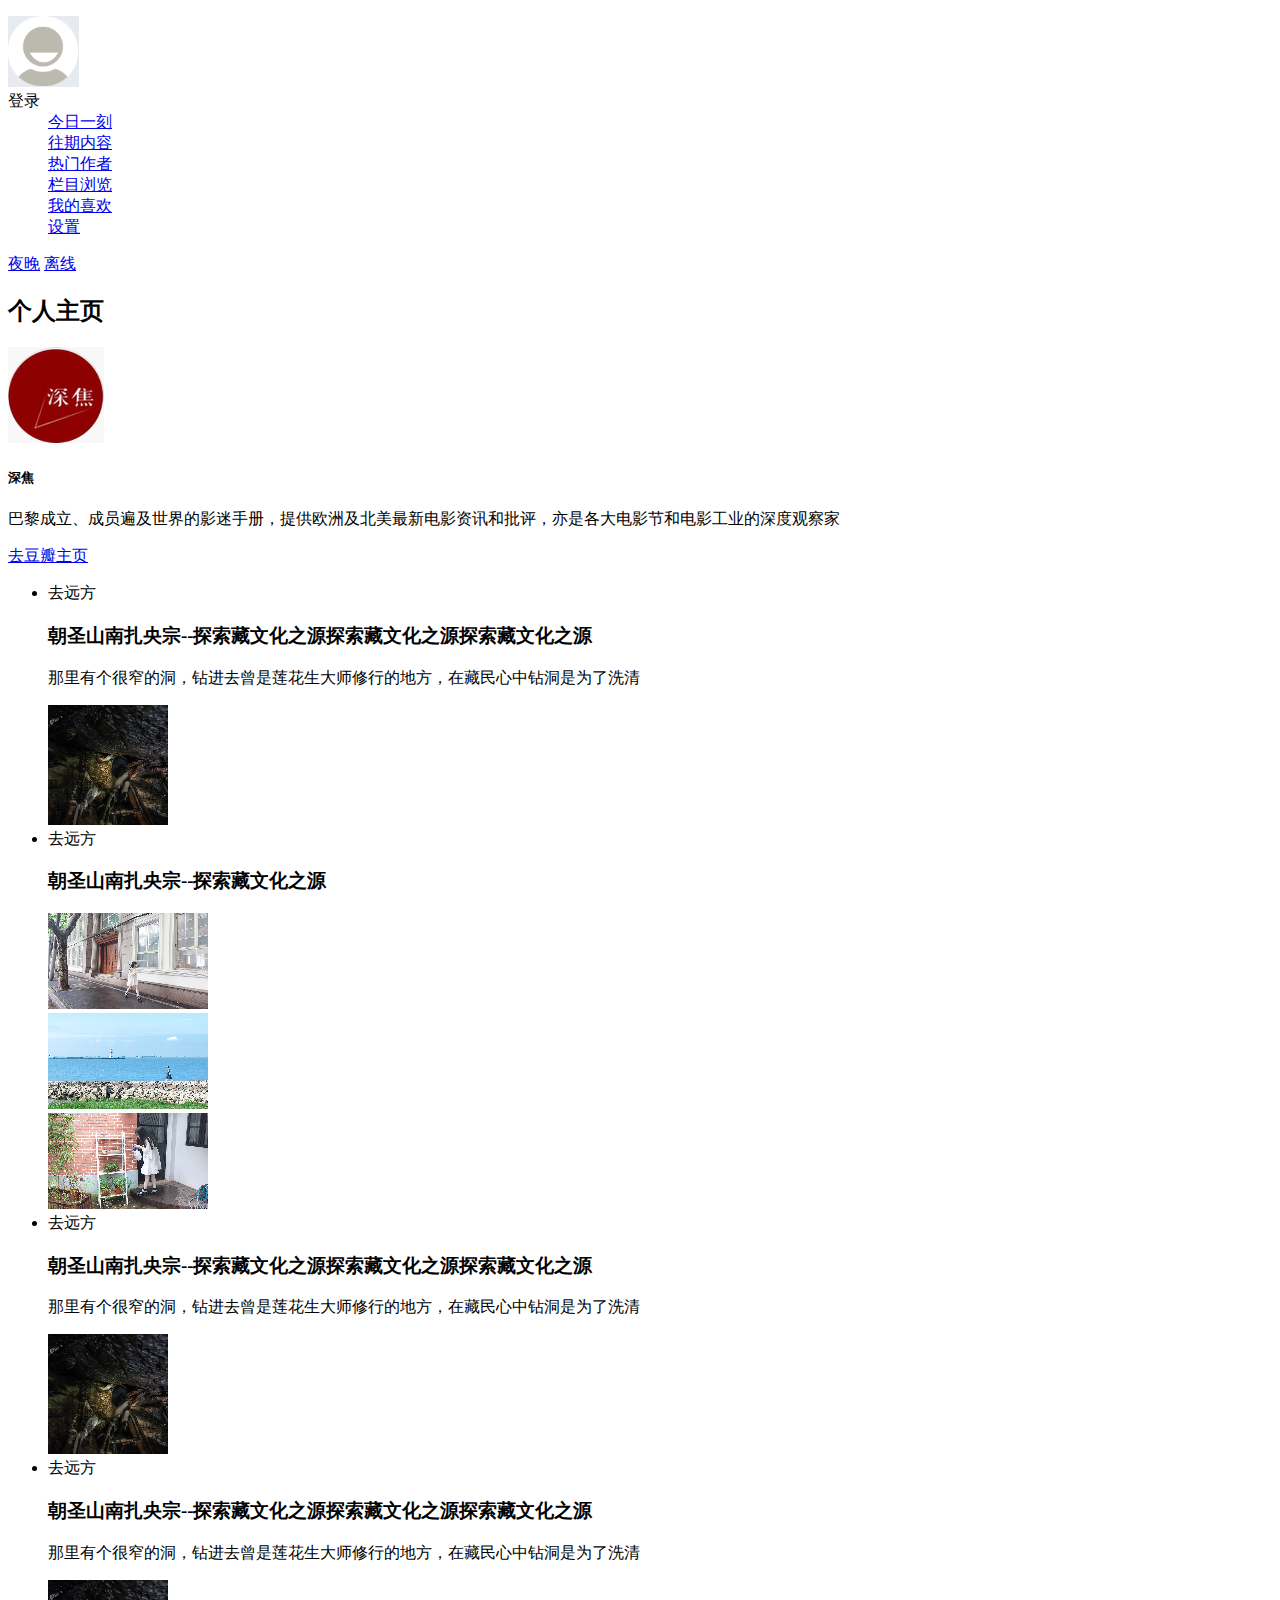
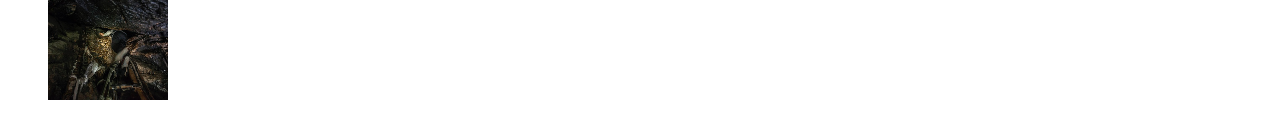
<file: center.html>
<!DOCTYPE html>
<html lang="en">
<head>
	<meta charset="UTF-8">
	<meta name="viewport" content="width=device-width, initial-scale=1">
	<title>豆瓣一刻</title>
	<link rel="shortcut icon" href="./favicon.ico" type="image/x-icon">
	<link rel="stylesheet" href="./less/main.less">
</head>
<body>
	<div class="viewport">
		<div class="navs">
			<dl>
				<dt class="login">
					<div class="avatar">
						<img src="./images/avatar.png" alt="">
					</div>
					<span>登录</span>
				</dt>
				<dd class="active">
					<a href="javascript:;" class="icon-home">
						<span>今日一刻</span>
					</a>
				</dd>
				<dd>
					<a href="javascript:;" class="icon-file-empty">
						<span>往期内容</span>
					</a>
				</dd>
				<dd>
					<a href="javascript:;" class="icon-pencil">
						<span>热门作者</span>
					</a>
				</dd>
				<dd>
					<a href="javascript:;" class="icon-menu">
						<span>栏目浏览</span>
					</a>
				</dd>
				<dd>
					<a href="javascript:;" class="icon-heart">
						<span>我的喜欢</span>
					</a>
				</dd>
				<dd>
					<a href="javascript:;" class="icon-cog">
						<span>设置</span>
					</a>
				</dd>
			</dl>
			<div class="extra">
				<a href="javascript:;" class="icon-image">夜晚</a>
				<a href="javascript:;" class="icon-download">离线</a>
			</div>
		</div>
		<div class="container">
			<!-- 头部 -->
			<div class="header">
				<a href="javascript:;" class="menu icon-menu"></a>
				<h2>个人主页</h2>
				<a href="javascript:;" class="search icon-search"></a>
			</div>
			<!-- 主体 -->
			<div class="body">
				<div class="center-title">
					<img src="./uploads/avatar_1.png" alt="">
					<h5>深焦</h5>
					<p>巴黎成立、成员遍及世界的影迷手册，提供欧洲及北美最新电影资讯和批评，亦是各大电影节和电影工业的深度观察家</p>
					<a href="javascript:;">去豆瓣主页</a>
				</div>
				<div class="item">
					<ul class="posts">
						<!-- 文章 -->
						<li>
							<span href="javascript:;" class="tag">去远方</span>
							<div class="cont">
								<h3>朝圣山南扎央宗--探索藏文化之源探索藏文化之源探索藏文化之源</h3>
								<div class="brief">
									<p>那里有个很窄的洞，钻进去曾是莲花生大师修行的地方，在藏民心中钻洞是为了洗清</p>
									<div class="thumb">
										<img src="./uploads/post_1.png" alt="">
									</div>
								</div>							
							</div>
						</li>
						<li>
							<span href="javascript:;" class="tag">去远方</span>
							<div class="cont">
								<h3>朝圣山南扎央宗--探索藏文化之源</h3>
								<div class="brief">
									<div class="gallery">
										<div class="img-box">
											<img src="./uploads/post_3.png" alt="">
										</div>
										<div class="img-box">
											<img src="./uploads/post_4.png" alt="">
										</div>
										<div class="img-box">
											<img src="./uploads/post_5.png" alt="">
										</div>
									</div>
								</div>							
							</div>
						</li>
						<li>
							<span href="javascript:;" class="tag">去远方</span>
							<div class="cont">
								<h3>朝圣山南扎央宗--探索藏文化之源探索藏文化之源探索藏文化之源</h3>
								<div class="brief">
									<p>那里有个很窄的洞，钻进去曾是莲花生大师修行的地方，在藏民心中钻洞是为了洗清</p>
									<div class="thumb">
										<img src="./uploads/post_1.png" alt="">
									</div>
								</div>							
							</div>
						</li>
						<li>
							<span href="javascript:;" class="tag">去远方</span>
							<div class="cont">
								<h3>朝圣山南扎央宗--探索藏文化之源探索藏文化之源探索藏文化之源</h3>
								<div class="brief">
									<p>那里有个很窄的洞，钻进去曾是莲花生大师修行的地方，在藏民心中钻洞是为了洗清</p>
									<div class="thumb">
										<img src="./uploads/post_1.png" alt="">
									</div>
								</div>							
							</div>
						</li>
					</ul>
				</div>
			</div>
		</div>
	</div>
	<script>
		var menu = document.querySelector('.menu');
		var container = document.querySelector('.container');
		var navs = document.querySelector('.navs');
		var dd = navs.querySelectorAll('dd');

		menu.onclick = function () {
			container.classList.toggle('pull-right');
			navs.classList.toggle('pull-right');

			if(!this.classList.contains('collapsed')) {
				for(var i=0; i<dd.length; i++) {
					dd[i].style.transitionDuration = (i + 1) * 0.15 + 's';
					dd[i].style.transitionProperty = 'all';
					dd[i].style.transitionDelay = '0.2s';
					dd[i].style.transitionTimingFunction = 'ease-out';
					dd[i].style.transform = 'translate(0)';
				}
			} else {
				for(var i=dd.length - 1; i>=0; i--) {
					dd[i].style.transitionDuration = (dd.length - i + 1) * 0.05 + 's';
					dd[i].style.transitionProperty = 'all';
					dd[i].style.transitionDelay = '';
					dd[i].style.transitionTimingFunction = 'ease-out';
					dd[i].style.transform = 'translate(-100%)';
				}
			}

			this.classList.toggle('collapsed');
		}
	</script>
</body>
</html>
</file>
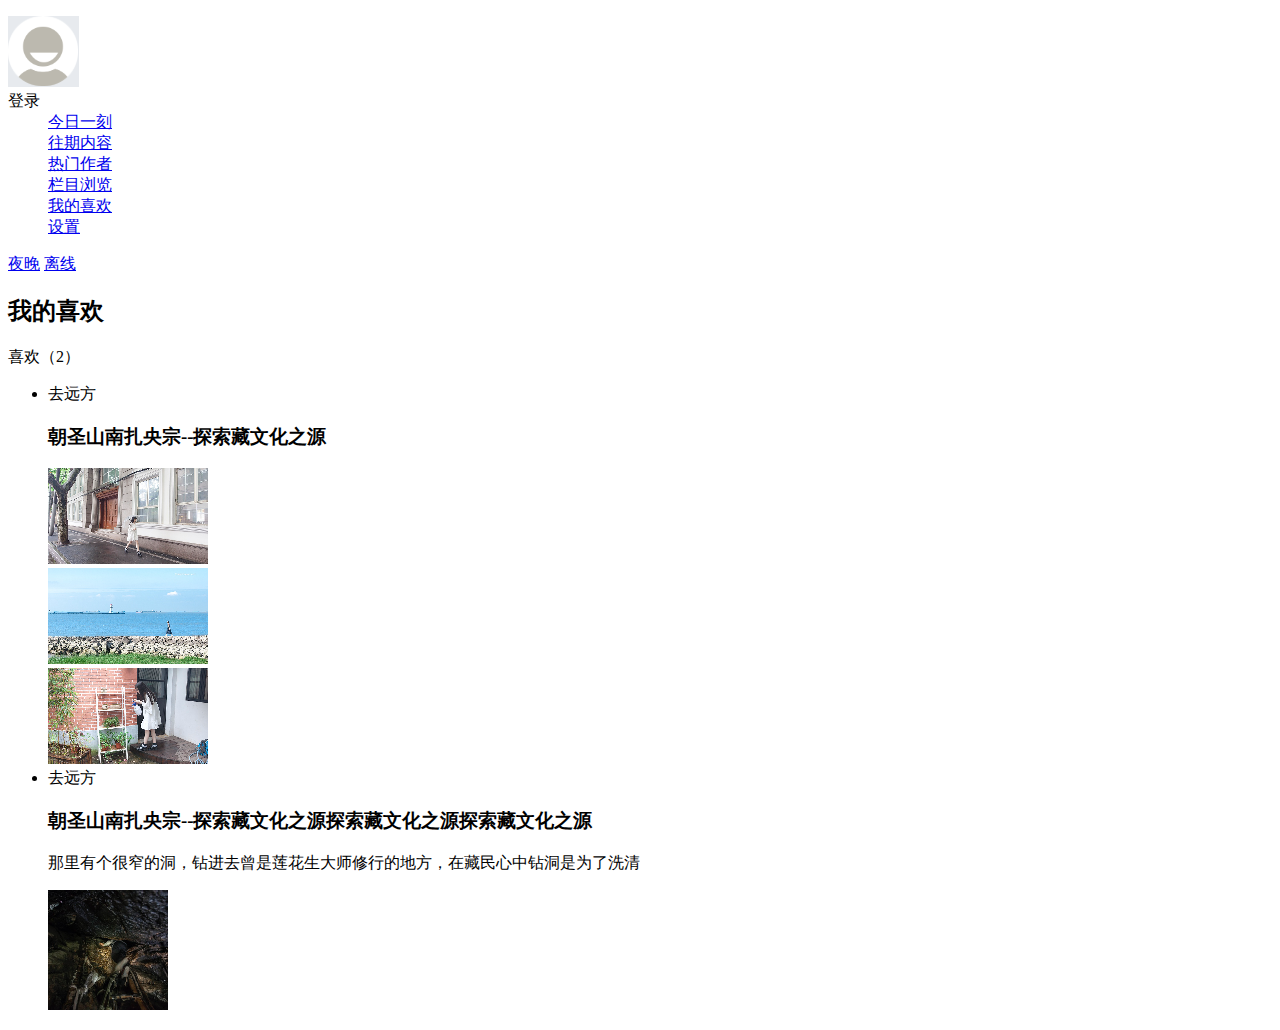
<file: favourite.html>
<!DOCTYPE html>
<html lang="en">
<head>
	<meta charset="UTF-8">
	<meta name="viewport" content="width=device-width, initial-scale=1">
	<title>豆瓣一刻</title>
	<link rel="shortcut icon" href="./favicon.ico" type="image/x-icon">
	<link rel="stylesheet" href="./less/main.less">
</head>
<body>
	<div class="viewport">
		<div class="navs">
			<dl>
				<dt class="login">
					<div class="avatar">
						<img src="./images/avatar.png" alt="">
					</div>
					<span>登录</span>
				</dt>
				<dd class="active">
					<a href="javascript:;" class="icon-home">
						<span>今日一刻</span>
					</a>
				</dd>
				<dd>
					<a href="javascript:;" class="icon-file-empty">
						<span>往期内容</span>
					</a>
				</dd>
				<dd>
					<a href="javascript:;" class="icon-pencil">
						<span>热门作者</span>
					</a>
				</dd>
				<dd>
					<a href="javascript:;" class="icon-menu">
						<span>栏目浏览</span>
					</a>
				</dd>
				<dd>
					<a href="javascript:;" class="icon-heart">
						<span>我的喜欢</span>
					</a>
				</dd>
				<dd>
					<a href="javascript:;" class="icon-cog">
						<span>设置</span>
					</a>
				</dd>
			</dl>
			<div class="extra">
				<a href="javascript:;" class="icon-image">夜晚</a>
				<a href="javascript:;" class="icon-download">离线</a>
			</div>
		</div>
		<div class="container">
			<!-- 头部 -->
			<div class="header">
				<a href="javascript:;" class="menu icon-menu"></a>
				<h2>我的喜欢</h2>
				<a href="javascript:;" class="search icon-search"></a>
			</div>
			<!-- 主体 -->
			<div class="body">
				<div class="item">
					<!-- 日期分类 -->
					<div class="mark">喜欢（2）</div>
					<ul class="posts">
						<!-- 文章 -->
						<li>
							<span href="javascript:;" class="tag">去远方</span>
							<div class="cont">
								<h3>朝圣山南扎央宗--探索藏文化之源</h3>
								<div class="brief">
									<div class="gallery">
										<div class="img-box">
											<img src="./uploads/post_3.png" alt="">
										</div>
										<div class="img-box">
											<img src="./uploads/post_4.png" alt="">
										</div>
										<div class="img-box">
											<img src="./uploads/post_5.png" alt="">
										</div>
									</div>
								</div>							
							</div>
						</li>
						<li>
							<span href="javascript:;" class="tag">去远方</span>
							<div class="cont">
								<h3>朝圣山南扎央宗--探索藏文化之源探索藏文化之源探索藏文化之源</h3>
								<div class="brief">
									<p>那里有个很窄的洞，钻进去曾是莲花生大师修行的地方，在藏民心中钻洞是为了洗清</p>
									<div class="thumb">
										<img src="./uploads/post_1.png" alt="">
									</div>
								</div>							
							</div>
						</li>
					</ul>
				</div>
			</div>
		</div>
	</div>
	<script>
		var menu = document.querySelector('.menu');
		var container = document.querySelector('.container');
		var navs = document.querySelector('.navs');
		var dd = navs.querySelectorAll('dd');

		menu.onclick = function () {
			container.classList.toggle('pull-right');
			navs.classList.toggle('pull-right');

			if(!this.classList.contains('collapsed')) {
				for(var i=0; i<dd.length; i++) {
					dd[i].style.transitionDuration = (i + 1) * 0.15 + 's';
					dd[i].style.transitionProperty = 'all';
					dd[i].style.transitionDelay = '0.2s';
					dd[i].style.transitionTimingFunction = 'ease-out';
					dd[i].style.transform = 'translate(0)';
				}
			} else {
				for(var i=dd.length - 1; i>=0; i--) {
					dd[i].style.transitionDuration = (dd.length - i + 1) * 0.05 + 's';
					dd[i].style.transitionProperty = 'all';
					dd[i].style.transitionDelay = '';
					dd[i].style.transitionTimingFunction = 'ease-out';
					dd[i].style.transform = 'translate(-100%)';
				}
			}

			this.classList.toggle('collapsed');
		}
	</script>
</body>
</html>
</file>
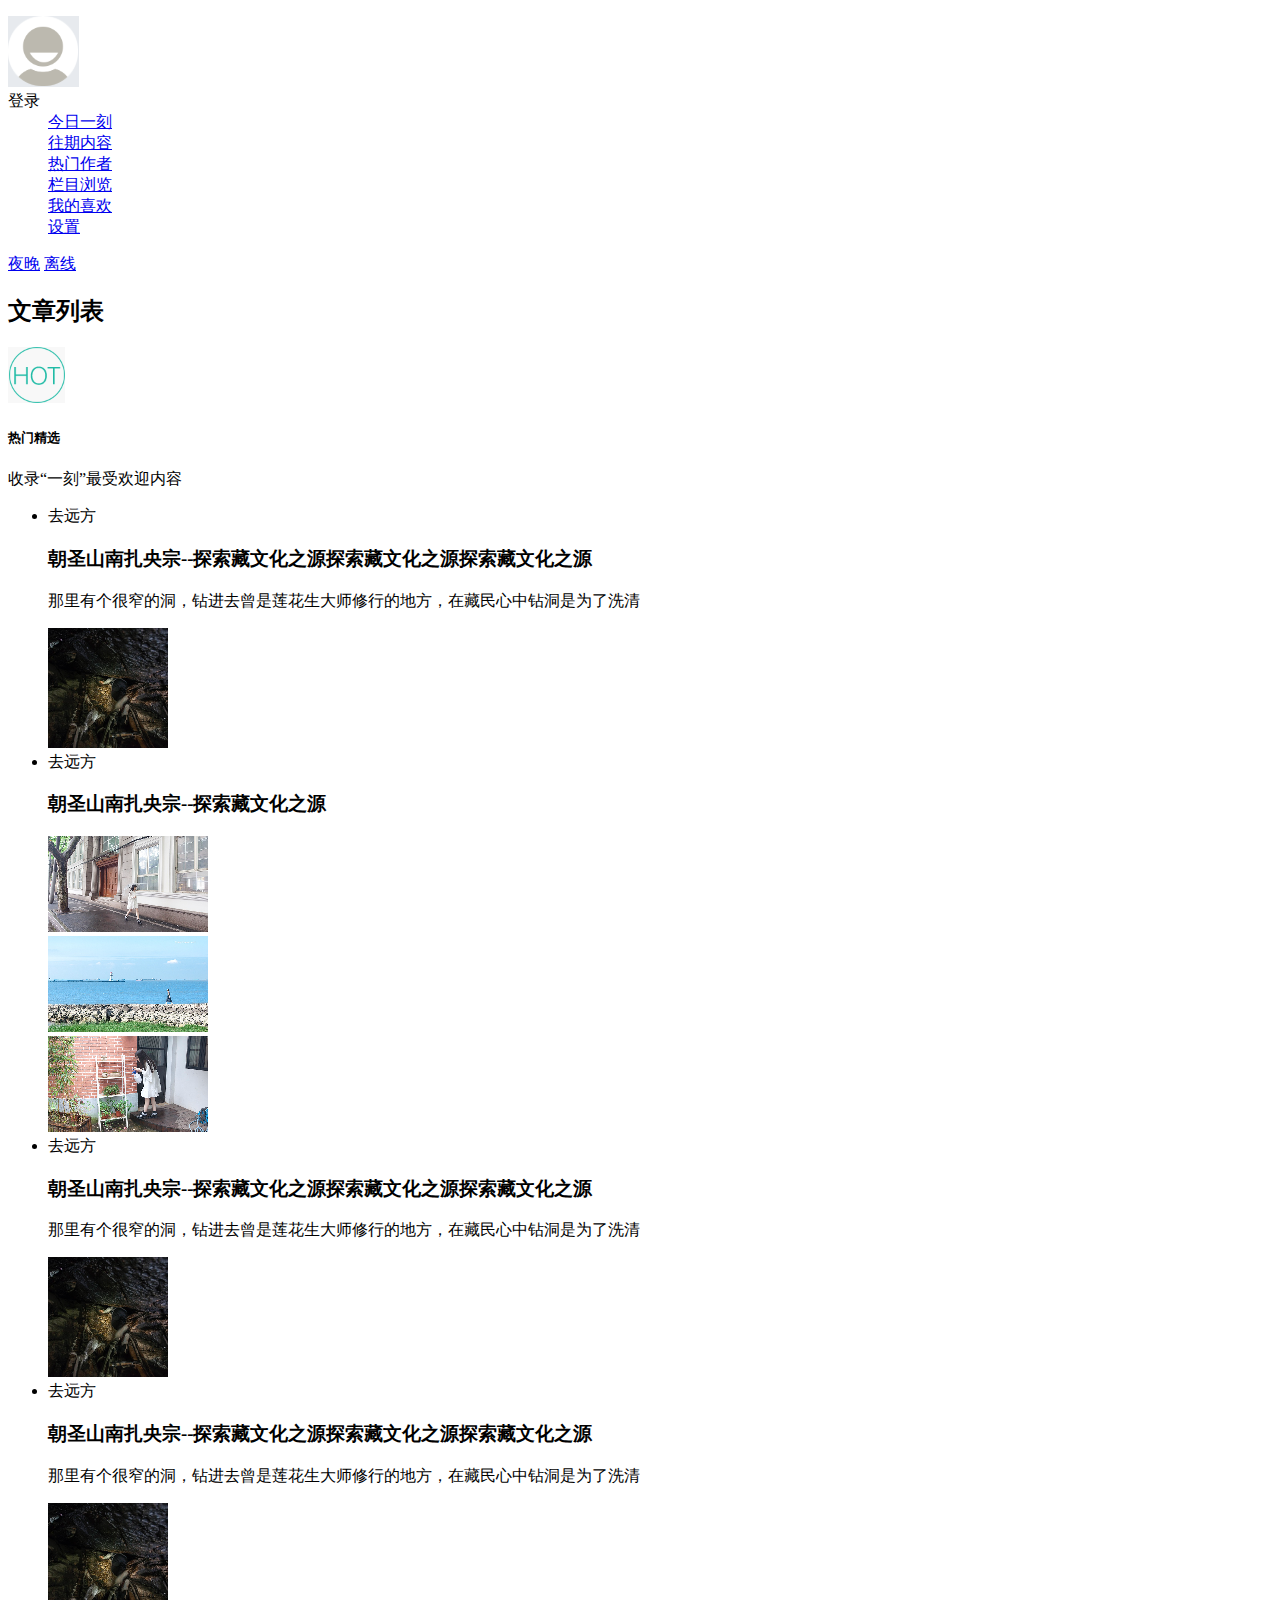
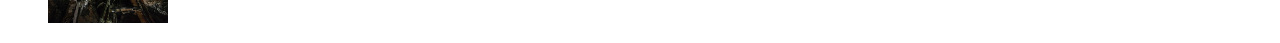
<file: list.html>
<!DOCTYPE html>
<html lang="en">
<head>
	<meta charset="UTF-8">
	<meta name="viewport" content="width=device-width, initial-scale=1">
	<title>豆瓣一刻</title>
	<link rel="shortcut icon" href="./favicon.ico" type="image/x-icon">
	<link rel="stylesheet" href="./less/main.less">
</head>
<body>
	<div class="viewport">
		<div class="navs">
			<dl>
				<dt class="login">
					<div class="avatar">
						<img src="./images/avatar.png" alt="">
					</div>
					<span>登录</span>
				</dt>
				<dd class="active">
					<a href="javascript:;" class="icon-home">
						<span>今日一刻</span>
					</a>
				</dd>
				<dd>
					<a href="javascript:;" class="icon-file-empty">
						<span>往期内容</span>
					</a>
				</dd>
				<dd>
					<a href="javascript:;" class="icon-pencil">
						<span>热门作者</span>
					</a>
				</dd>
				<dd>
					<a href="javascript:;" class="icon-menu">
						<span>栏目浏览</span>
					</a>
				</dd>
				<dd>
					<a href="javascript:;" class="icon-heart">
						<span>我的喜欢</span>
					</a>
				</dd>
				<dd>
					<a href="javascript:;" class="icon-cog">
						<span>设置</span>
					</a>
				</dd>
			</dl>
			<div class="extra">
				<a href="javascript:;" class="icon-image">夜晚</a>
				<a href="javascript:;" class="icon-download">离线</a>
			</div>
		</div>
		<div class="container">
			<!-- 头部 -->
			<div class="header">
				<a href="javascript:;" class="menu icon-menu"></a>
				<h2>文章列表</h2>
				<a href="javascript:;" class="search icon-search"></a>
			</div>
			<!-- 主体 -->
			<div class="body">
				<div class="posts-title">
					<img src="./images/IMG_0269_07.gif" alt="">
					<h5>热门精选</h5>
					<p>收录“一刻”最受欢迎内容</p>
				</div>
				<div class="item">
					<ul class="posts">
						<!-- 文章 -->
						<li>
							<span href="javascript:;" class="tag">去远方</span>
							<div class="cont">
								<h3>朝圣山南扎央宗--探索藏文化之源探索藏文化之源探索藏文化之源</h3>
								<div class="brief">
									<p>那里有个很窄的洞，钻进去曾是莲花生大师修行的地方，在藏民心中钻洞是为了洗清</p>
									<div class="thumb">
										<img src="./uploads/post_1.png" alt="">
									</div>
								</div>							
							</div>
						</li>
						<li>
							<span href="javascript:;" class="tag">去远方</span>
							<div class="cont">
								<h3>朝圣山南扎央宗--探索藏文化之源</h3>
								<div class="brief">
									<div class="gallery">
										<div class="img-box">
											<img src="./uploads/post_3.png" alt="">
										</div>
										<div class="img-box">
											<img src="./uploads/post_4.png" alt="">
										</div>
										<div class="img-box">
											<img src="./uploads/post_5.png" alt="">
										</div>
									</div>
								</div>							
							</div>
						</li>
						<li>
							<span href="javascript:;" class="tag">去远方</span>
							<div class="cont">
								<h3>朝圣山南扎央宗--探索藏文化之源探索藏文化之源探索藏文化之源</h3>
								<div class="brief">
									<p>那里有个很窄的洞，钻进去曾是莲花生大师修行的地方，在藏民心中钻洞是为了洗清</p>
									<div class="thumb">
										<img src="./uploads/post_1.png" alt="">
									</div>
								</div>							
							</div>
						</li>
						<li>
							<span href="javascript:;" class="tag">去远方</span>
							<div class="cont">
								<h3>朝圣山南扎央宗--探索藏文化之源探索藏文化之源探索藏文化之源</h3>
								<div class="brief">
									<p>那里有个很窄的洞，钻进去曾是莲花生大师修行的地方，在藏民心中钻洞是为了洗清</p>
									<div class="thumb">
										<img src="./uploads/post_1.png" alt="">
									</div>
								</div>							
							</div>
						</li>
					</ul>
				</div>
			</div>
		</div>
	</div>
	<script>
		var menu = document.querySelector('.menu');
		var container = document.querySelector('.container');
		var navs = document.querySelector('.navs');
		var dd = navs.querySelectorAll('dd');

		menu.onclick = function () {
			container.classList.toggle('pull-right');
			navs.classList.toggle('pull-right');

			if(!this.classList.contains('collapsed')) {
				for(var i=0; i<dd.length; i++) {
					dd[i].style.transitionDuration = (i + 1) * 0.15 + 's';
					dd[i].style.transitionProperty = 'all';
					dd[i].style.transitionDelay = '0.2s';
					dd[i].style.transitionTimingFunction = 'ease-out';
					dd[i].style.transform = 'translate(0)';
				}
			} else {
				for(var i=dd.length - 1; i>=0; i--) {
					dd[i].style.transitionDuration = (dd.length - i + 1) * 0.05 + 's';
					dd[i].style.transitionProperty = 'all';
					dd[i].style.transitionDelay = '';
					dd[i].style.transitionTimingFunction = 'ease-out';
					dd[i].style.transform = 'translate(-100%)';
				}
			}

			this.classList.toggle('collapsed');
		}
	</script>
</body>
</html>
</file>
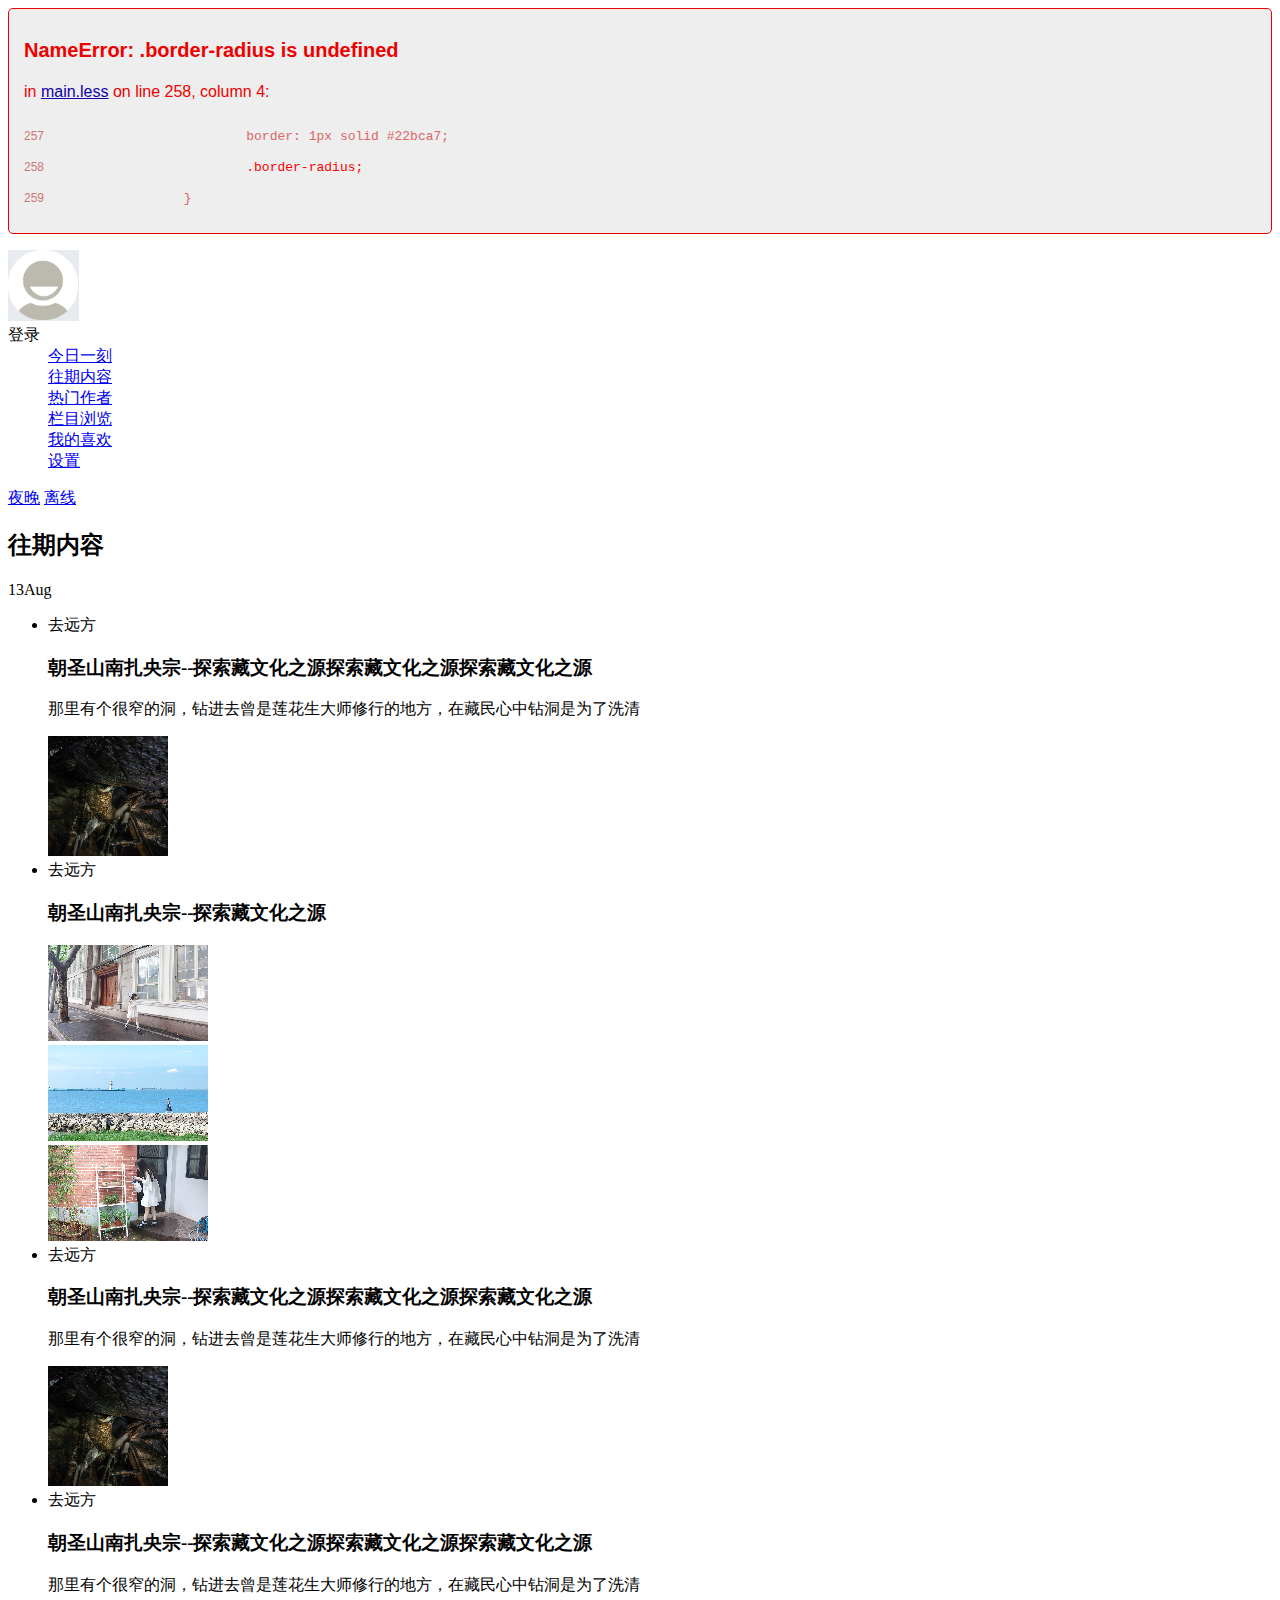
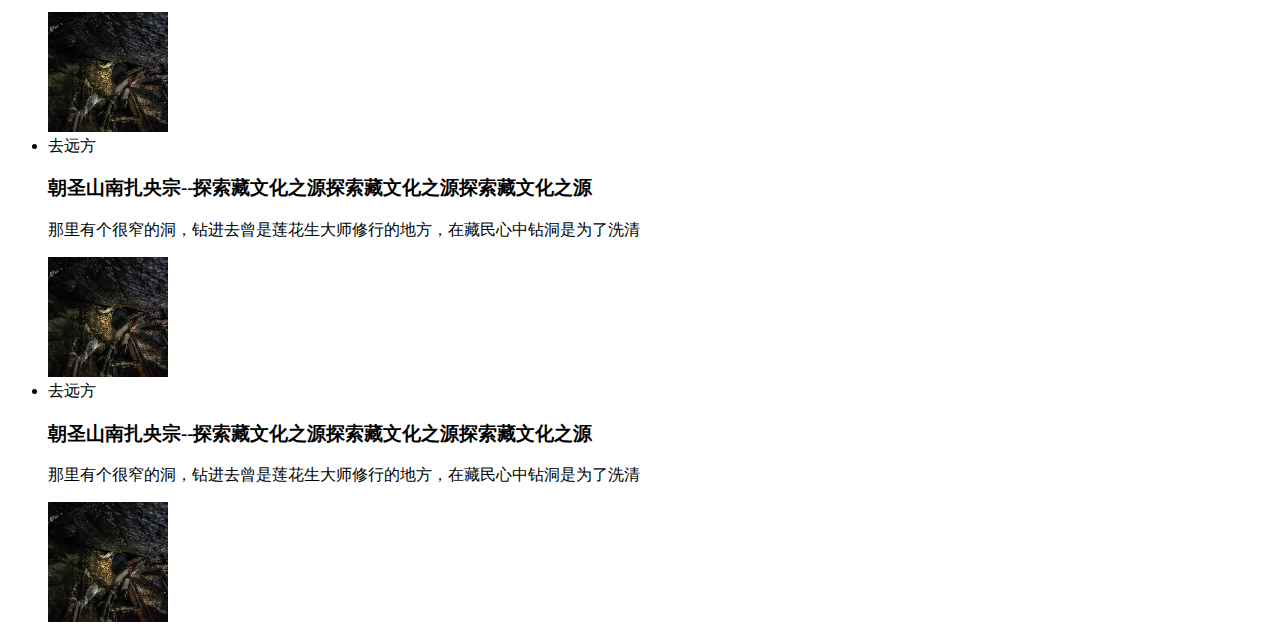
<file: old.html>
<!DOCTYPE html>
<html lang="en">
<head>
	<meta charset="UTF-8">
	<meta name="viewport" content="width=device-width, initial-scale=1">
	<title>豆瓣一刻</title>
	<link rel="shortcut icon" href="./favicon.ico" type="image/x-icon">
	<link rel="stylesheet/less" href="./less/main.less">
	<script src="./libs/less.js"></script>
</head>
<body>
	<div class="viewport">
		<div class="navs">
			<dl>
				<dt class="login">
					<div class="avatar">
						<img src="./images/avatar.png" alt="">
					</div>
					<span>登录</span>
				</dt>
				<dd class="active">
					<a href="javascript:;" class="icon-home">
						<span>今日一刻</span>
					</a>
				</dd>
				<dd>
					<a href="javascript:;" class="icon-file-empty">
						<span>往期内容</span>
					</a>
				</dd>
				<dd>
					<a href="javascript:;" class="icon-pencil">
						<span>热门作者</span>
					</a>
				</dd>
				<dd>
					<a href="javascript:;" class="icon-menu">
						<span>栏目浏览</span>
					</a>
				</dd>
				<dd>
					<a href="javascript:;" class="icon-heart">
						<span>我的喜欢</span>
					</a>
				</dd>
				<dd>
					<a href="javascript:;" class="icon-cog">
						<span>设置</span>
					</a>
				</dd>
			</dl>
			<div class="extra">
				<a href="javascript:;" class="icon-image">夜晚</a>
				<a href="javascript:;" class="icon-download">离线</a>
			</div>
		</div>
		<div class="container">
			<!-- 头部 -->
			<div class="header">
				<a href="javascript:;" class="menu icon-menu"></a>
				<h2>往期内容</h2>
				<a href="javascript:;" class="search icon-search"></a>
			</div>
			<!-- 主体 -->
			<div class="body">
				<div class="item">
					<!-- 日期分类 -->
					<div class="mark">13Aug</div>
					<ul class="posts">
						<!-- 文章 -->
						<li>
							<span href="javascript:;" class="tag">去远方</span>
							<div class="cont">
								<h3>朝圣山南扎央宗--探索藏文化之源探索藏文化之源探索藏文化之源</h3>
								<div class="brief">
									<p>那里有个很窄的洞，钻进去曾是莲花生大师修行的地方，在藏民心中钻洞是为了洗清</p>
									<div class="thumb">
										<img src="./uploads/post_1.png" alt="">
									</div>
								</div>							
							</div>
						</li>
						<li>
							<span href="javascript:;" class="tag">去远方</span>
							<div class="cont">
								<h3>朝圣山南扎央宗--探索藏文化之源</h3>
								<div class="brief">
									<div class="gallery">
										<div class="img-box">
											<img src="./uploads/post_3.png" alt="">
										</div>
										<div class="img-box">
											<img src="./uploads/post_4.png" alt="">
										</div>
										<div class="img-box">
											<img src="./uploads/post_5.png" alt="">
										</div>
									</div>
								</div>							
							</div>
						</li>
						<li>
							<span href="javascript:;" class="tag">去远方</span>
							<div class="cont">
								<h3>朝圣山南扎央宗--探索藏文化之源探索藏文化之源探索藏文化之源</h3>
								<div class="brief">
									<p>那里有个很窄的洞，钻进去曾是莲花生大师修行的地方，在藏民心中钻洞是为了洗清</p>
									<div class="thumb">
										<img src="./uploads/post_1.png" alt="">
									</div>
								</div>							
							</div>
						</li>
						<li>
							<span href="javascript:;" class="tag">去远方</span>
							<div class="cont">
								<h3>朝圣山南扎央宗--探索藏文化之源探索藏文化之源探索藏文化之源</h3>
								<div class="brief">
									<p>那里有个很窄的洞，钻进去曾是莲花生大师修行的地方，在藏民心中钻洞是为了洗清</p>
									<div class="thumb">
										<img src="./uploads/post_1.png" alt="">
									</div>
								</div>							
							</div>
						</li>
						<li>
							<span href="javascript:;" class="tag">去远方</span>
							<div class="cont">
								<h3>朝圣山南扎央宗--探索藏文化之源探索藏文化之源探索藏文化之源</h3>
								<div class="brief">
									<p>那里有个很窄的洞，钻进去曾是莲花生大师修行的地方，在藏民心中钻洞是为了洗清</p>
									<div class="thumb">
										<img src="./uploads/post_1.png" alt="">
									</div>
								</div>							
							</div>
						</li>
						<li>
							<span href="javascript:;" class="tag">去远方</span>
							<div class="cont">
								<h3>朝圣山南扎央宗--探索藏文化之源探索藏文化之源探索藏文化之源</h3>
								<div class="brief">
									<p>那里有个很窄的洞，钻进去曾是莲花生大师修行的地方，在藏民心中钻洞是为了洗清</p>
									<div class="thumb">
										<img src="./uploads/post_1.png" alt="">
									</div>
								</div>							
							</div>
						</li>
					</ul>
				</div>
			</div>
		</div>
	</div>
	<script>
		var menu = document.querySelector('.menu');
		var container = document.querySelector('.container');
		var navs = document.querySelector('.navs');
		var dd = navs.querySelectorAll('dd');

		menu.onclick = function () {
			container.classList.toggle('pull-right');
			navs.classList.toggle('pull-right');

			if(!this.classList.contains('collapsed')) {
				for(var i=0; i<dd.length; i++) {
					dd[i].style.transitionDuration = (i + 1) * 0.15 + 's';
					dd[i].style.transitionProperty = 'all';
					dd[i].style.transitionDelay = '0.2s';
					dd[i].style.transitionTimingFunction = 'ease-out';
					dd[i].style.transform = 'translate(0)';
				}
			} else {
				for(var i=dd.length - 1; i>=0; i--) {
					dd[i].style.transitionDuration = (dd.length - i + 1) * 0.05 + 's';
					dd[i].style.transitionProperty = 'all';
					dd[i].style.transitionDelay = '';
					dd[i].style.transitionTimingFunction = 'ease-out';
					dd[i].style.transform = 'translate(-100%)';
				}
			}

			this.classList.toggle('collapsed');
		}
	</script>
</body>
</html>
</file>
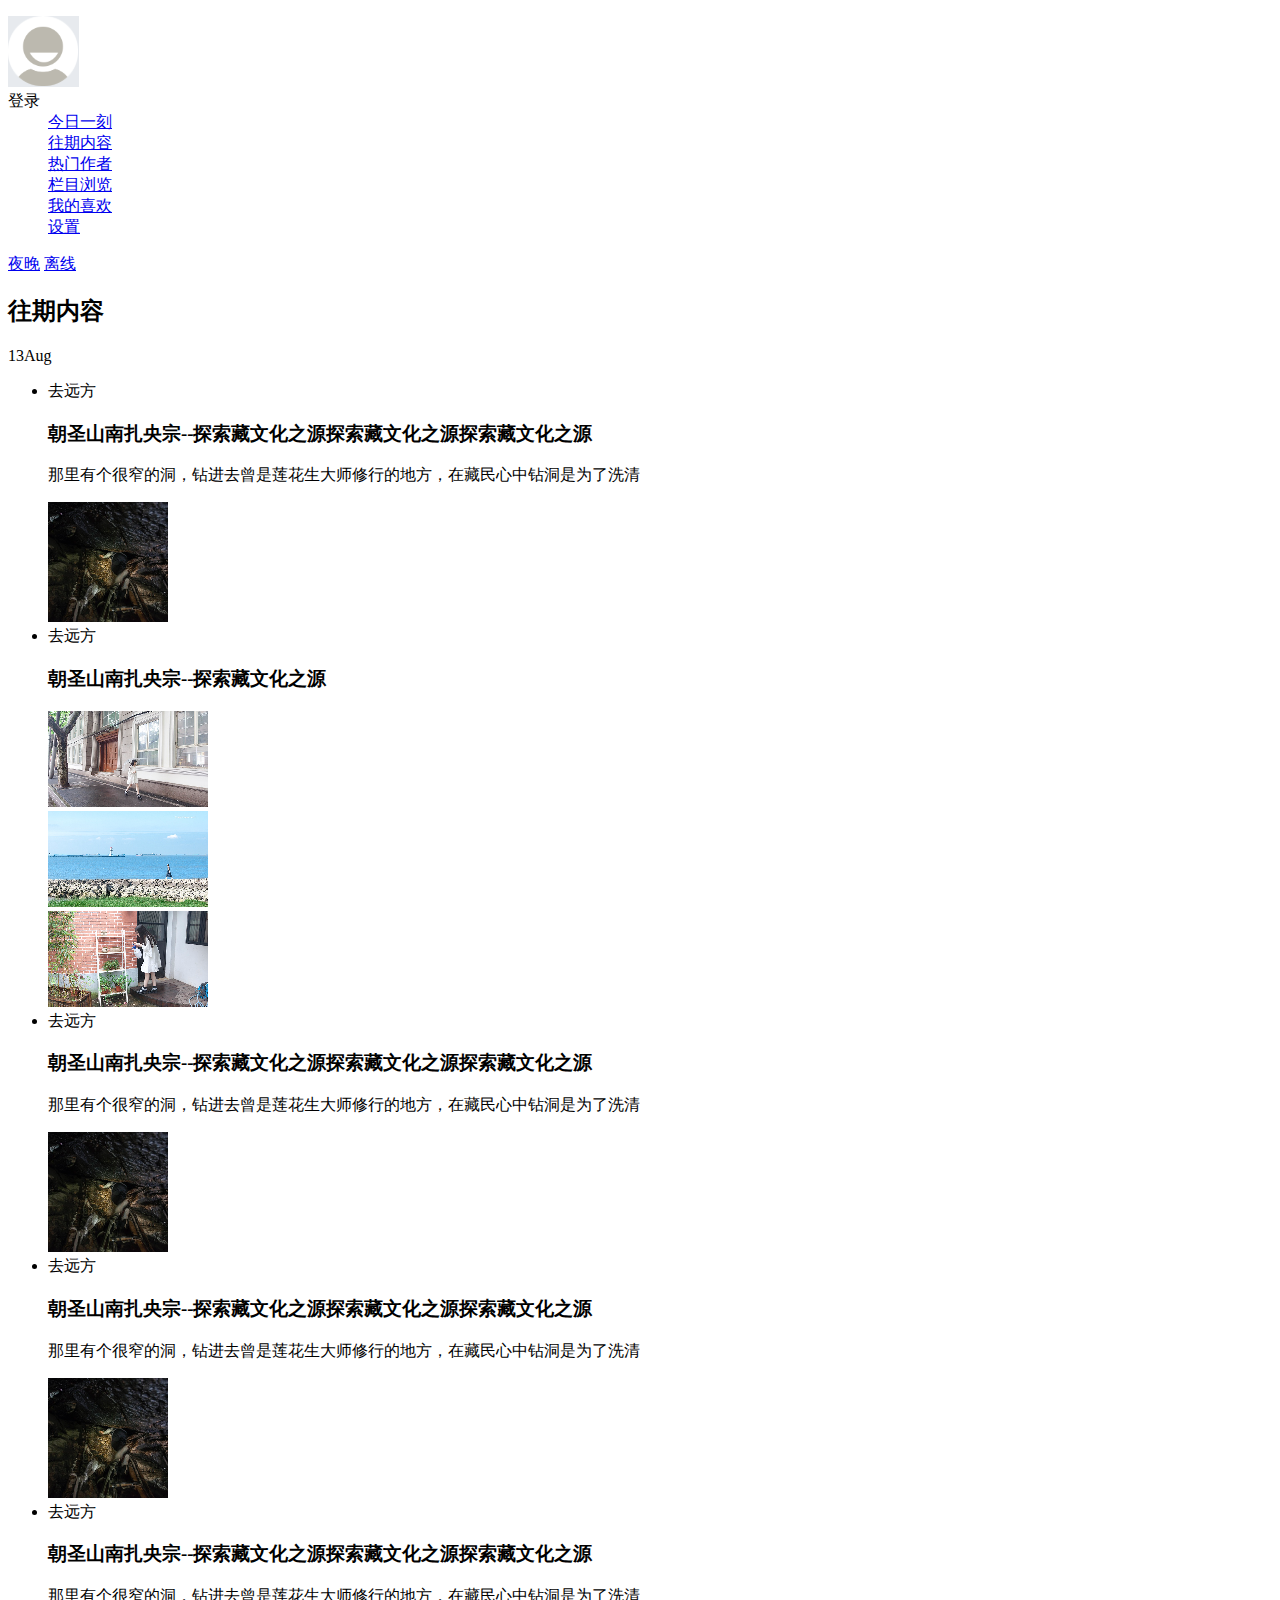
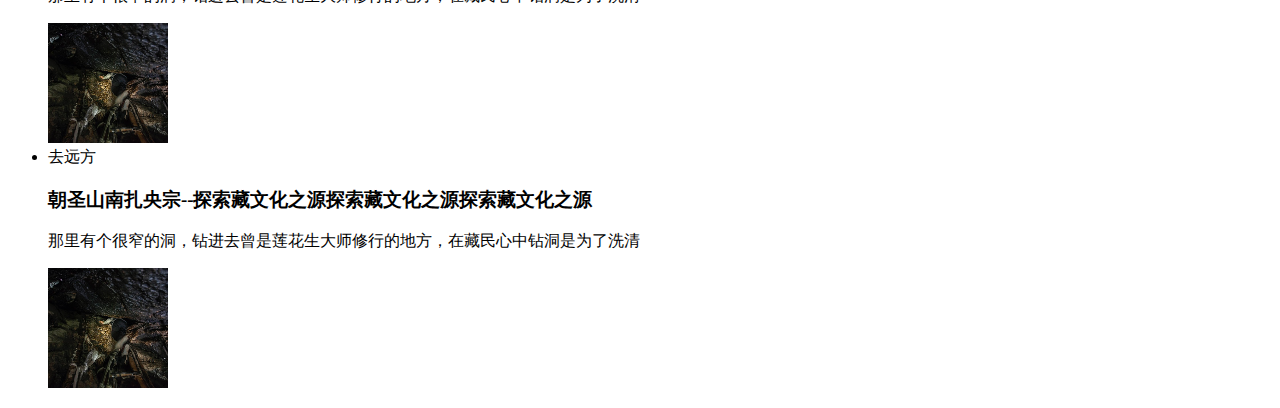
<file: older.html>
<!DOCTYPE html>
<html lang="en">
<head>
	<meta charset="UTF-8">
	<meta name="viewport" content="width=device-width, initial-scale=1">
	<title>豆瓣一刻</title>
	<link rel="shortcut icon" href="./favicon.ico" type="image/x-icon">
	<link rel="stylesheet" href="./less/main.less">
</head>
<body>
	<div class="viewport">
		<div class="navs">
			<dl>
				<dt class="login">
					<div class="avatar">
						<img src="./images/avatar.png" alt="">
					</div>
					<span>登录</span>
				</dt>
				<dd class="active">
					<a href="javascript:;" class="icon-home">
						<span>今日一刻</span>
					</a>
				</dd>
				<dd>
					<a href="javascript:;" class="icon-file-empty">
						<span>往期内容</span>
					</a>
				</dd>
				<dd>
					<a href="javascript:;" class="icon-pencil">
						<span>热门作者</span>
					</a>
				</dd>
				<dd>
					<a href="javascript:;" class="icon-menu">
						<span>栏目浏览</span>
					</a>
				</dd>
				<dd>
					<a href="javascript:;" class="icon-heart">
						<span>我的喜欢</span>
					</a>
				</dd>
				<dd>
					<a href="javascript:;" class="icon-cog">
						<span>设置</span>
					</a>
				</dd>
			</dl>
			<div class="extra">
				<a href="javascript:;" class="icon-image">夜晚</a>
				<a href="javascript:;" class="icon-download">离线</a>
			</div>
		</div>
		<div class="container">
			<!-- 头部 -->
			<div class="header">
				<a href="javascript:;" class="menu icon-menu"></a>
				<h2>往期内容</h2>
				<a href="javascript:;" class="search icon-search"></a>
			</div>
			<!-- 主体 -->
			<div class="body">
				<div class="item">
					<!-- 日期分类 -->
					<div class="mark">13Aug</div>
					<ul class="posts">
						<!-- 文章 -->
						<li>
							<span href="javascript:;" class="tag">去远方</span>
							<div class="cont">
								<h3>朝圣山南扎央宗--探索藏文化之源探索藏文化之源探索藏文化之源</h3>
								<div class="brief">
									<p>那里有个很窄的洞，钻进去曾是莲花生大师修行的地方，在藏民心中钻洞是为了洗清</p>
									<div class="thumb">
										<img src="./uploads/post_1.png" alt="">
									</div>
								</div>							
							</div>
						</li>
						<li>
							<span href="javascript:;" class="tag">去远方</span>
							<div class="cont">
								<h3>朝圣山南扎央宗--探索藏文化之源</h3>
								<div class="brief">
									<div class="gallery">
										<div class="img-box">
											<img src="./uploads/post_3.png" alt="">
										</div>
										<div class="img-box">
											<img src="./uploads/post_4.png" alt="">
										</div>
										<div class="img-box">
											<img src="./uploads/post_5.png" alt="">
										</div>
									</div>
								</div>							
							</div>
						</li>
						<li>
							<span href="javascript:;" class="tag">去远方</span>
							<div class="cont">
								<h3>朝圣山南扎央宗--探索藏文化之源探索藏文化之源探索藏文化之源</h3>
								<div class="brief">
									<p>那里有个很窄的洞，钻进去曾是莲花生大师修行的地方，在藏民心中钻洞是为了洗清</p>
									<div class="thumb">
										<img src="./uploads/post_1.png" alt="">
									</div>
								</div>							
							</div>
						</li>
						<li>
							<span href="javascript:;" class="tag">去远方</span>
							<div class="cont">
								<h3>朝圣山南扎央宗--探索藏文化之源探索藏文化之源探索藏文化之源</h3>
								<div class="brief">
									<p>那里有个很窄的洞，钻进去曾是莲花生大师修行的地方，在藏民心中钻洞是为了洗清</p>
									<div class="thumb">
										<img src="./uploads/post_1.png" alt="">
									</div>
								</div>							
							</div>
						</li>
						<li>
							<span href="javascript:;" class="tag">去远方</span>
							<div class="cont">
								<h3>朝圣山南扎央宗--探索藏文化之源探索藏文化之源探索藏文化之源</h3>
								<div class="brief">
									<p>那里有个很窄的洞，钻进去曾是莲花生大师修行的地方，在藏民心中钻洞是为了洗清</p>
									<div class="thumb">
										<img src="./uploads/post_1.png" alt="">
									</div>
								</div>							
							</div>
						</li>
						<li>
							<span href="javascript:;" class="tag">去远方</span>
							<div class="cont">
								<h3>朝圣山南扎央宗--探索藏文化之源探索藏文化之源探索藏文化之源</h3>
								<div class="brief">
									<p>那里有个很窄的洞，钻进去曾是莲花生大师修行的地方，在藏民心中钻洞是为了洗清</p>
									<div class="thumb">
										<img src="./uploads/post_1.png" alt="">
									</div>
								</div>							
							</div>
						</li>
					</ul>
				</div>
			</div>
		</div>
	</div>
	<script>
		var menu = document.querySelector('.menu');
		var container = document.querySelector('.container');
		var navs = document.querySelector('.navs');
		var dd = navs.querySelectorAll('dd');

		menu.onclick = function () {
			container.classList.toggle('pull-right');
			navs.classList.toggle('pull-right');

			if(!this.classList.contains('collapsed')) {
				for(var i=0; i<dd.length; i++) {
					dd[i].style.transitionDuration = (i + 1) * 0.15 + 's';
					dd[i].style.transitionProperty = 'all';
					dd[i].style.transitionDelay = '0.2s';
					dd[i].style.transitionTimingFunction = 'ease-out';
					dd[i].style.transform = 'translate(0)';
				}
			} else {
				for(var i=dd.length - 1; i>=0; i--) {
					dd[i].style.transitionDuration = (dd.length - i + 1) * 0.05 + 's';
					dd[i].style.transitionProperty = 'all';
					dd[i].style.transitionDelay = '';
					dd[i].style.transitionTimingFunction = 'ease-out';
					dd[i].style.transform = 'translate(-100%)';
				}
			}

			this.classList.toggle('collapsed');
		}
	</script>
</body>
</html>
</file>
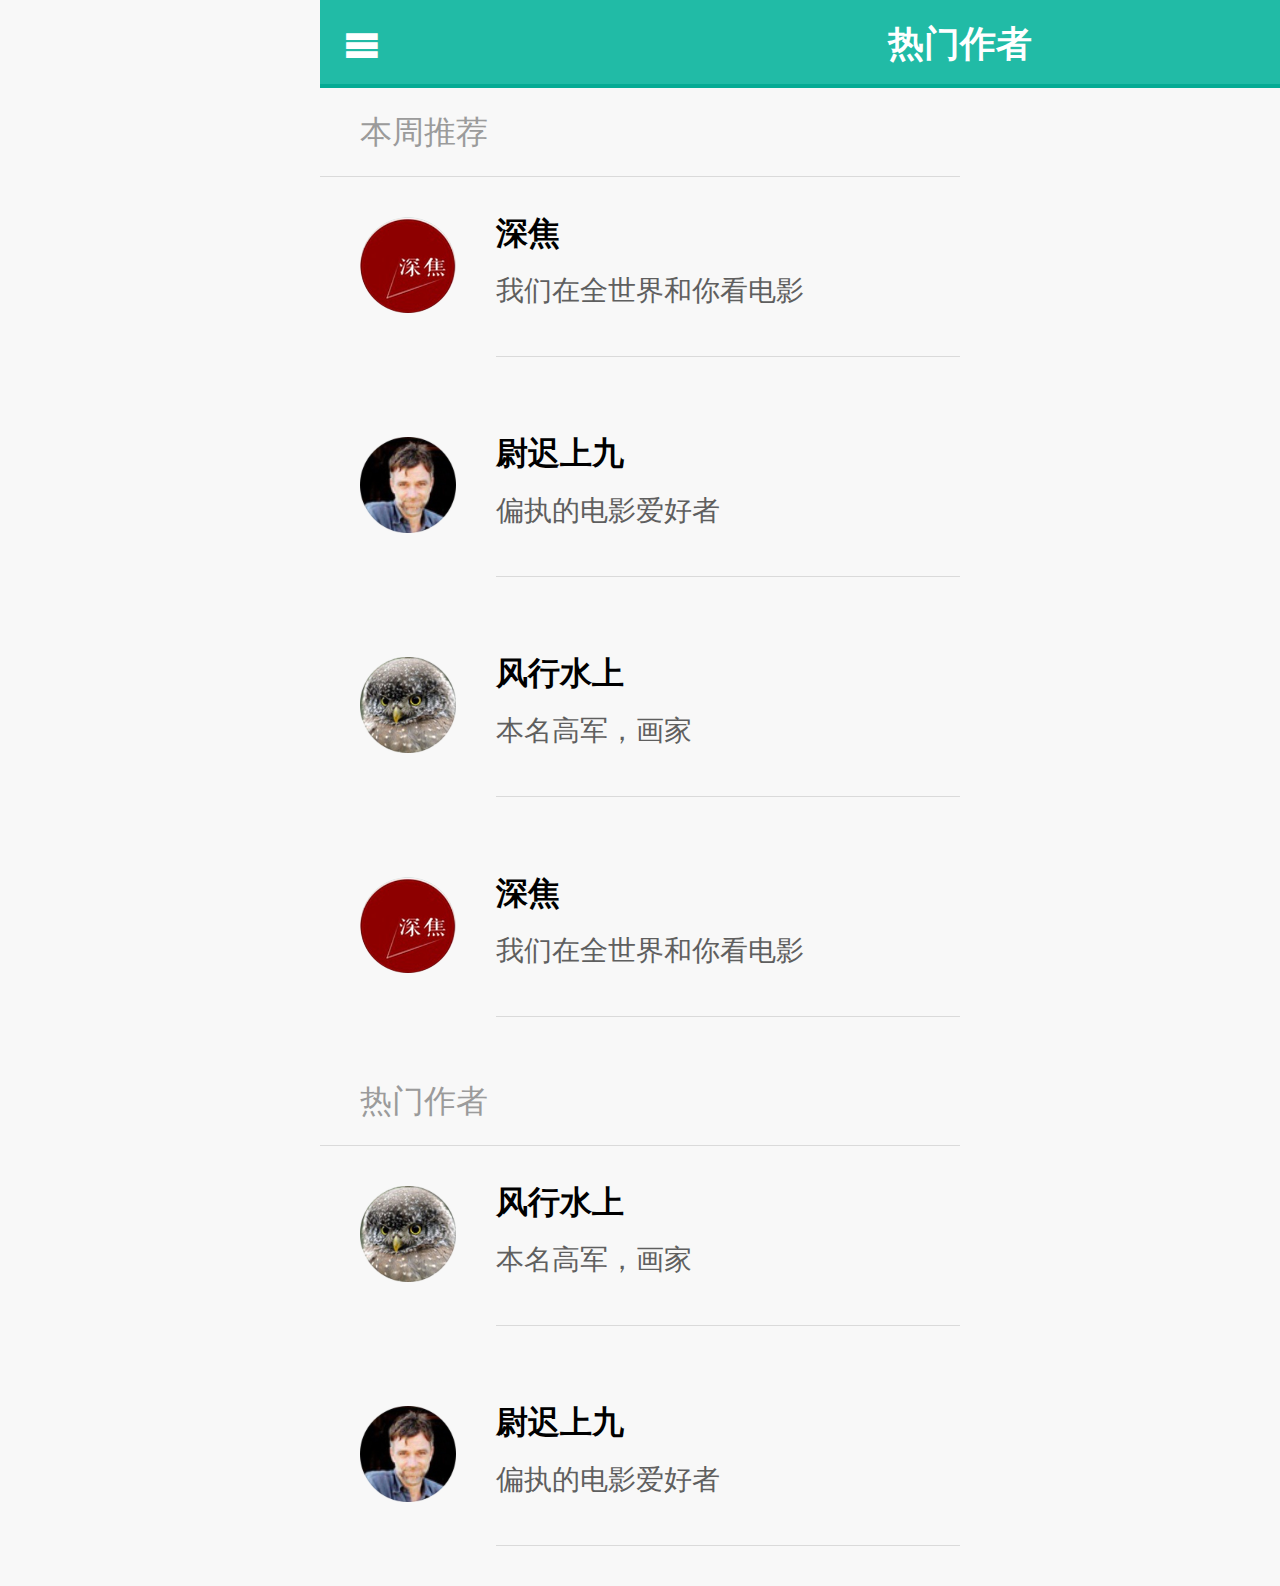
<file: client/author.html>
<!DOCTYPE html>
<html lang="en">
<head>
	<meta charset="UTF-8">
	<meta name="viewport" content="width=device-width, initial-scale=1">
	<title>豆瓣一刻</title>
	<link rel="shortcut icon" href="/favicon.ico" type="image/x-icon">
	<link rel="stylesheet/less" href="./public/less/main.less">
	<script src="./public/libs/less.js"></script>
</head>
<body>
	<div class="viewport">
		<div class="navs">
			<dl>
				<dt class="login">
					<div class="avatar">
						<img src="./public/images/avatar.png" alt="">
					</div>
					<span>登录</span>
				</dt>
				<dd class="active">
					<a href="javascript:;" class="icon-home">
						<span>今日一刻</span>
					</a>
				</dd>
				<dd>
					<a href="javascript:;" class="icon-file-empty">
						<span>往期内容</span>
					</a>
				</dd>
				<dd>
					<a href="javascript:;" class="icon-pencil">
						<span>热门作者</span>
					</a>
				</dd>
				<dd>
					<a href="javascript:;" class="icon-menu">
						<span>栏目浏览</span>
					</a>
				</dd>
				<dd>
					<a href="javascript:;" class="icon-heart">
						<span>我的喜欢</span>
					</a>
				</dd>
				<dd>
					<a href="javascript:;" class="icon-cog">
						<span>设置</span>
					</a>
				</dd>
			</dl>
			<div class="extra">
				<a href="javascript:;" class="icon-image">夜晚</a>
				<a href="javascript:;" class="icon-download">离线</a>
			</div>
		</div>
		<div class="container">
			<!-- 头部 -->
			<div class="header">
				<a href="javascript:;" class="menu icon-menu"></a>
				<h2>热门作者</h2>
				<a href="javascript:;" class="search icon-search"></a>
			</div>
			<!-- 主体 -->
			<div class="body">
				<dl class="author">
					<dt>本周推荐</dt>
					<dd>
						<div class="avatar">
							<img src="./uploads/avatar_1.png" alt="">
						</div>
						<div class="info">
							<h5>深焦</h5>
							<p>我们在全世界和你看电影</p>
						</div>
					</dd>
					<dd>
						<div class="avatar">
							<img src="./uploads/avatar_2.png" alt="">
						</div>
						<div class="info">
							<h5>尉迟上九</h5>
							<p>偏执的电影爱好者</p>
						</div>
					</dd>
					<dd>
						<div class="avatar">
							<img src="./uploads/avatar_3.png" alt="">
						</div>
						<div class="info">
							<h5>风行水上</h5>
							<p>本名高军，画家</p>
						</div>
					</dd>
					<dd>
						<div class="avatar">
							<img src="./uploads/avatar_1.png" alt="">
						</div>
						<div class="info">
							<h5>深焦</h5>
							<p>我们在全世界和你看电影</p>
						</div>
					</dd>
					<dt>热门作者</dt>
					<dd>
						<div class="avatar">
							<img src="./uploads/avatar_3.png" alt="">
						</div>
						<div class="info">
							<h5>风行水上</h5>
							<p>本名高军，画家</p>
						</div>
					</dd>
					<dd>
						<div class="avatar">
							<img src="./uploads/avatar_2.png" alt="">
						</div>
						<div class="info">
							<h5>尉迟上九</h5>
							<p>偏执的电影爱好者</p>
						</div>
					</dd>
				</dl>
			</div>
		</div>
	</div>
	<script>
		var menu = document.querySelector('.menu');
		var container = document.querySelector('.container');
		var navs = document.querySelector('.navs');
		var dd = navs.querySelectorAll('dd');

		menu.onclick = function () {
			container.classList.toggle('pull-right');
			navs.classList.toggle('pull-right');

			if(!this.classList.contains('collapsed')) {
				for(var i=0; i<dd.length; i++) {
					dd[i].style.transitionDuration = (i + 1) * 0.15 + 's';
					dd[i].style.transitionProperty = 'all';
					dd[i].style.transitionDelay = '0.2s';
					dd[i].style.transitionTimingFunction = 'ease-out';
					dd[i].style.transform = 'translate(0)';
				}
			} else {
				for(var i=dd.length - 1; i>=0; i--) {
					dd[i].style.transitionDuration = (dd.length - i + 1) * 0.05 + 's';
					dd[i].style.transitionProperty = 'all';
					dd[i].style.transitionDelay = '';
					dd[i].style.transitionTimingFunction = 'ease-out';
					dd[i].style.transform = 'translate(-100%)';
				}
			}

			this.classList.toggle('collapsed');
		}
	</script>
</body>
</html>
</file>
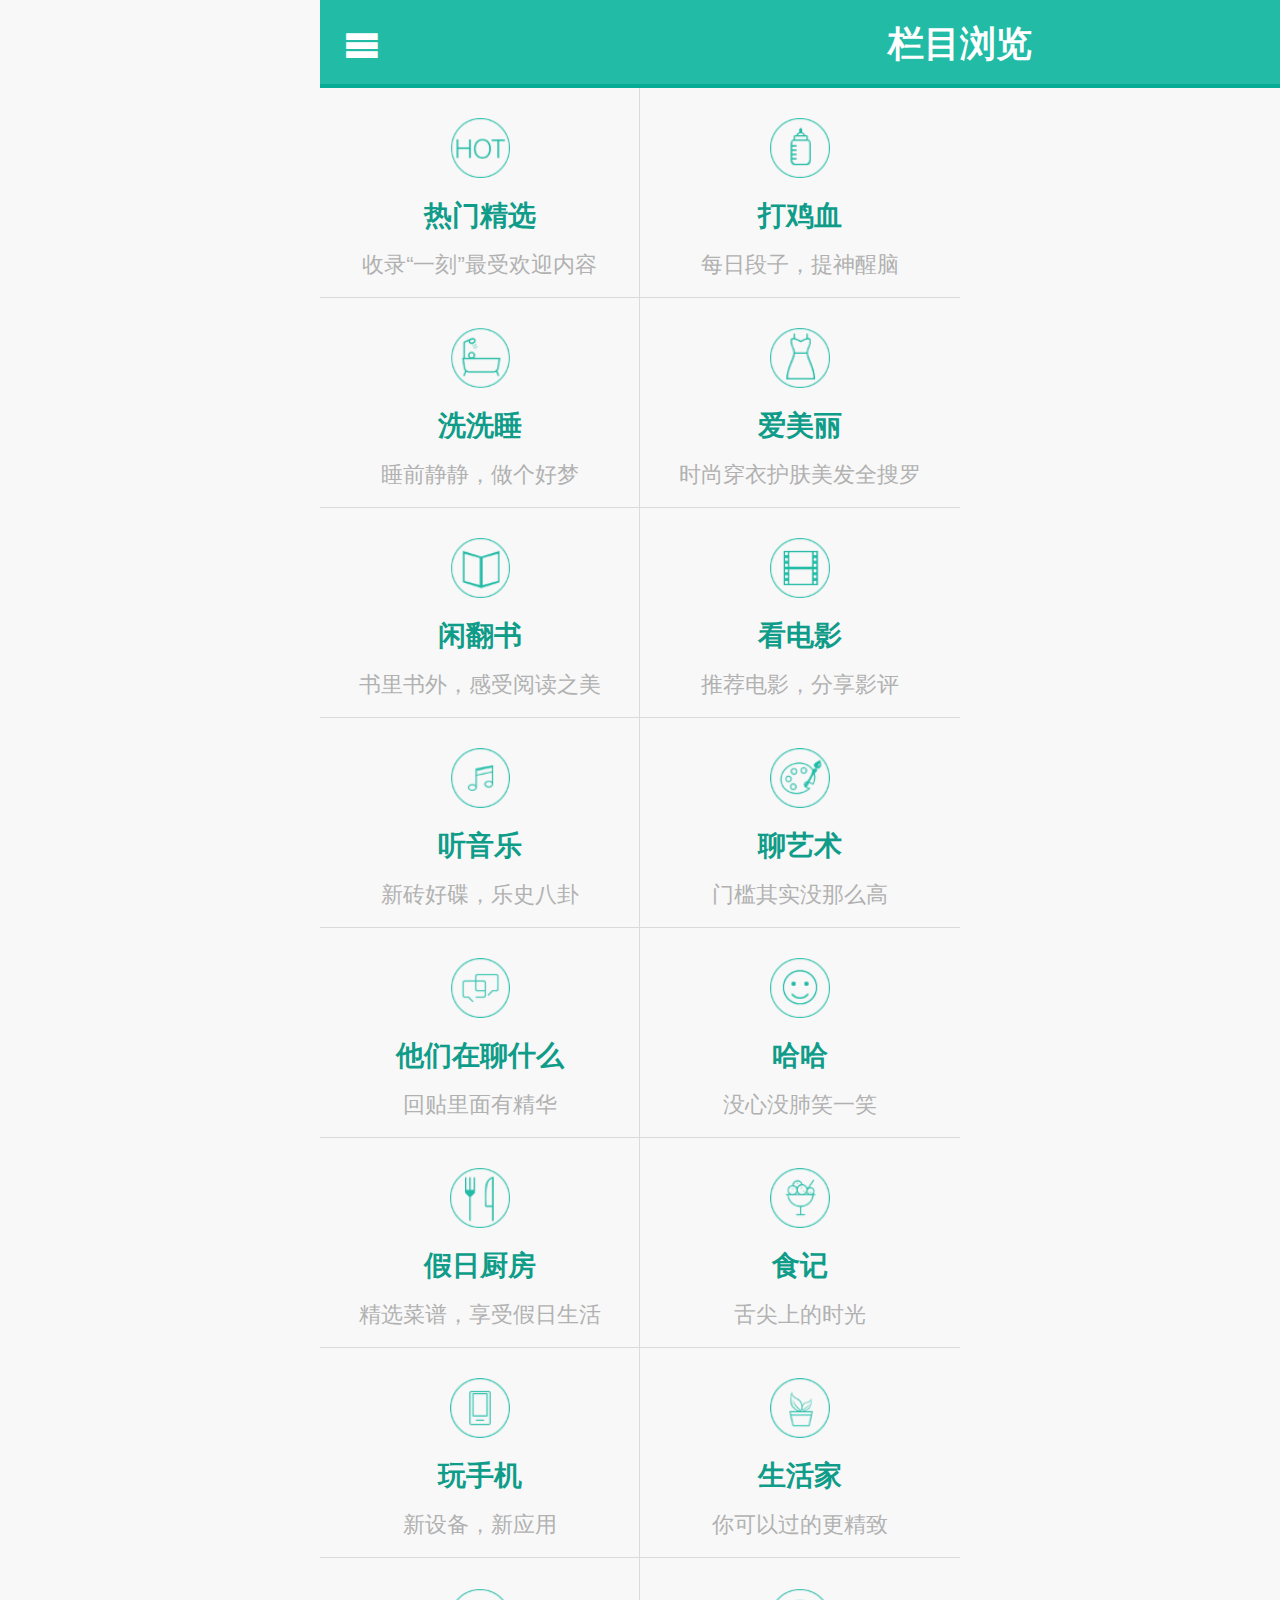
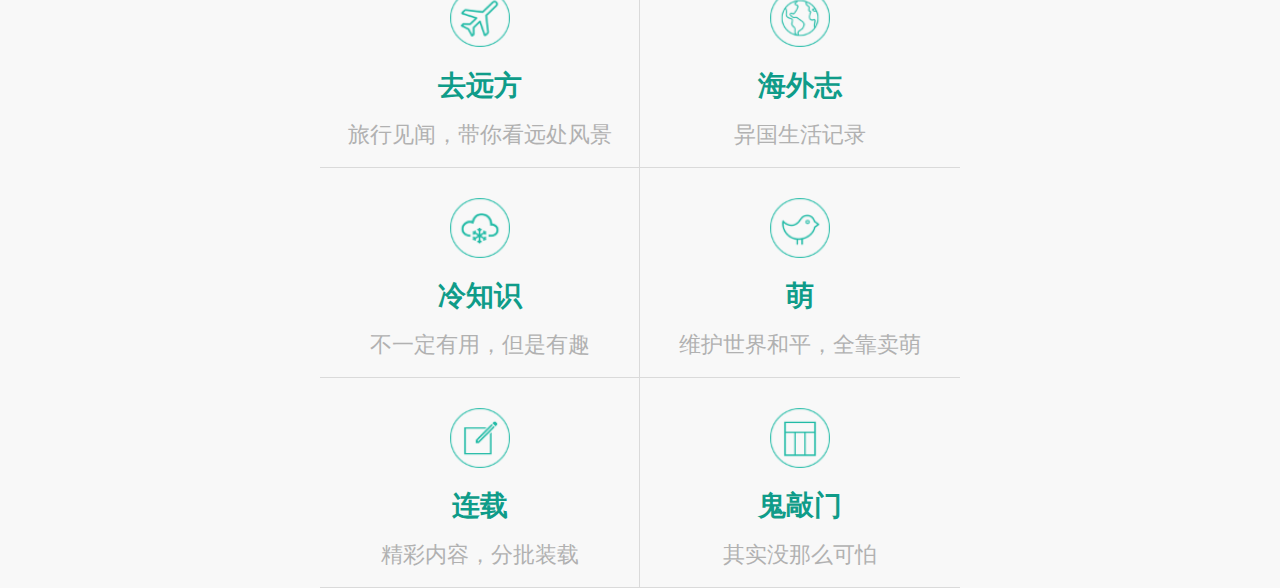
<file: client/category.html>
<!DOCTYPE html>
<html lang="en">
<head>
	<meta charset="UTF-8">
	<meta name="viewport" content="width=device-width, initial-scale=1">
	<title>豆瓣一刻</title>
	<link rel="shortcut icon" href="/favicon.ico" type="image/x-icon">
	<link rel="stylesheet/less" href="./public/less/main.less">
	<script src="./public/libs/less.js"></script>
</head>
<body>
	<div class="viewport">
		<div class="navs">
			<dl>
				<dt class="login">
					<div class="avatar">
						<img src="./public/images/avatar.png" alt="">
					</div>
					<span>登录</span>
				</dt>
				<dd class="active">
					<a href="javascript:;" class="icon-home">
						<span>今日一刻</span>
					</a>
				</dd>
				<dd>
					<a href="javascript:;" class="icon-file-empty">
						<span>往期内容</span>
					</a>
				</dd>
				<dd>
					<a href="javascript:;" class="icon-pencil">
						<span>热门作者</span>
					</a>
				</dd>
				<dd>
					<a href="javascript:;" class="icon-menu">
						<span>栏目浏览</span>
					</a>
				</dd>
				<dd>
					<a href="javascript:;" class="icon-heart">
						<span>我的喜欢</span>
					</a>
				</dd>
				<dd>
					<a href="javascript:;" class="icon-cog">
						<span>设置</span>
					</a>
				</dd>
			</dl>
			<div class="extra">
				<a href="javascript:;" class="icon-image">夜晚</a>
				<a href="javascript:;" class="icon-download">离线</a>
			</div>
		</div>
		<div class="container">
			<!-- 头部 -->
			<div class="header">
				<a href="javascript:;" class="menu icon-menu"></a>
				<h2>栏目浏览</h2>
				<a href="javascript:;" class="search icon-search"></a>
			</div>
			<!-- 主体 -->
			<div class="body">
				<ul class="category">
					<li>
						<a href="javascript:;">
							<img src="./public/images/IMG_0269_07.gif" alt="">
							<h5>热门精选</h5>
							<p>收录“一刻”最受欢迎内容</p>
						</a>
					</li>
					<li>
						<a href="javascript:;">
							<img src="./public/images/IMG_0269_09.gif" alt="">
							<h5>打鸡血</h5>
							<p>每日段子，提神醒脑</p>
						</a>
					</li>
					<li>
						<a href="javascript:;">
							<img src="./public/images/IMG_0269_17.gif" alt="">
							<h5>洗洗睡</h5>
							<p>睡前静静，做个好梦</p>
						</a>
					</li>
					<li>
						<a href="javascript:;">
							<img src="./public/images/IMG_0269_19.gif" alt="">
							<h5>爱美丽</h5>
							<p>时尚穿衣护肤美发全搜罗</p>
						</a>
					</li>
					<li>
						<a href="javascript:;">
							<img src="./public/images/IMG_0269_27.gif" alt="">
							<h5>闲翻书</h5>
							<p>书里书外，感受阅读之美</p>
						</a>
					</li>
					<li>
						<a href="javascript:;">
							<img src="./public/images/IMG_0269_29.gif" alt="">
							<h5>看电影</h5>
							<p>推荐电影，分享影评</p>
						</a>
					</li>
					<li>
						<a href="javascript:;">
							<img src="./public/images/IMG_0269_37.gif" alt="">
							<h5>听音乐</h5>
							<p>新砖好碟，乐史八卦</p>
						</a>
					</li>
					<li>
						<a href="javascript:;">
							<img src="./public/images/IMG_0269_39.gif" alt="">
							<h5>聊艺术</h5>
							<p>门槛其实没那么高</p>
						</a>
					</li>
					<li>
						<a href="javascript:;">
							<img src="./public/images/IMG_0269_47.gif" alt="">
							<h5>他们在聊什么</h5>
							<p>回贴里面有精华</p>
						</a>
					</li>
					<li>
						<a href="javascript:;">
							<img src="./public/images/IMG_0269_49.gif" alt="">
							<h5>哈哈</h5>
							<p>没心没肺笑一笑</p>
						</a>
					</li>
					<li>
						<a href="javascript:;">
							<img src="./public/images/IMG_0275_07.gif" alt="">
							<h5>假日厨房</h5>
							<p>精选菜谱，享受假日生活</p>
						</a>
					</li>
					<li>
						<a href="javascript:;">
							<img src="./public/images/IMG_0275_09.gif" alt="">
							<h5>食记</h5>
							<p>舌尖上的时光</p>
						</a>
					</li>
					<li>
						<a href="javascript:;">
							<img src="./public/images/IMG_0275_17.gif" alt="">
							<h5>玩手机</h5>
							<p>新设备，新应用</p>
						</a>
					</li>
					<li>
						<a href="javascript:;">
							<img src="./public/images/IMG_0275_19.gif" alt="">
							<h5>生活家</h5>
							<p>你可以过的更精致</p>
						</a>
					</li>
					<li>
						<a href="javascript:;">
							<img src="./public/images/IMG_0275_27.gif" alt="">
							<h5>去远方</h5>
							<p>旅行见闻，带你看远处风景</p>
						</a>
					</li>
					<li>
						<a href="javascript:;">
							<img src="./public/images/IMG_0275_29.gif" alt="">
							<h5>海外志</h5>
							<p>异国生活记录</p>
						</a>
					</li>
					<li>
						<a href="javascript:;">
							<img src="./public/images/IMG_0275_37.gif" alt="">
							<h5>冷知识</h5>
							<p>不一定有用，但是有趣</p>
						</a>
					</li>
					<li>
						<a href="javascript:;">
							<img src="./public/images/IMG_0275_39.gif" alt="">
							<h5>萌</h5>
							<p>维护世界和平，全靠卖萌</p>
						</a>
					</li>
					<li>
						<a href="javascript:;">
							<img src="./public/images/IMG_0275_47.gif" alt="">
							<h5>连载</h5>
							<p>精彩内容，分批装载</p>
						</a>
					</li>
					<li>
						<a href="javascript:;">
							<img src="./public/images/IMG_0275_49.gif" alt="">
							<h5>鬼敲门</h5>
							<p>其实没那么可怕</p>
						</a>
					</li>
				</ul>
			</div>
		</div>
	</div>
	<script>
		var menu = document.querySelector('.menu');
		var container = document.querySelector('.container');
		var navs = document.querySelector('.navs');
		var dd = navs.querySelectorAll('dd');

		menu.onclick = function () {
			container.classList.toggle('pull-right');
			navs.classList.toggle('pull-right');

			if(!this.classList.contains('collapsed')) {
				for(var i=0; i<dd.length; i++) {
					dd[i].style.transitionDuration = (i + 1) * 0.15 + 's';
					dd[i].style.transitionProperty = 'all';
					dd[i].style.transitionDelay = '0.2s';
					dd[i].style.transitionTimingFunction = 'ease-out';
					dd[i].style.transform = 'translate(0)';
				}
			} else {
				for(var i=dd.length - 1; i>=0; i--) {
					dd[i].style.transitionDuration = (dd.length - i + 1) * 0.05 + 's';
					dd[i].style.transitionProperty = 'all';
					dd[i].style.transitionDelay = '';
					dd[i].style.transitionTimingFunction = 'ease-out';
					dd[i].style.transform = 'translate(-100%)';
				}
			}

			this.classList.toggle('collapsed');
		}
	</script>
</body>
</html>
</file>
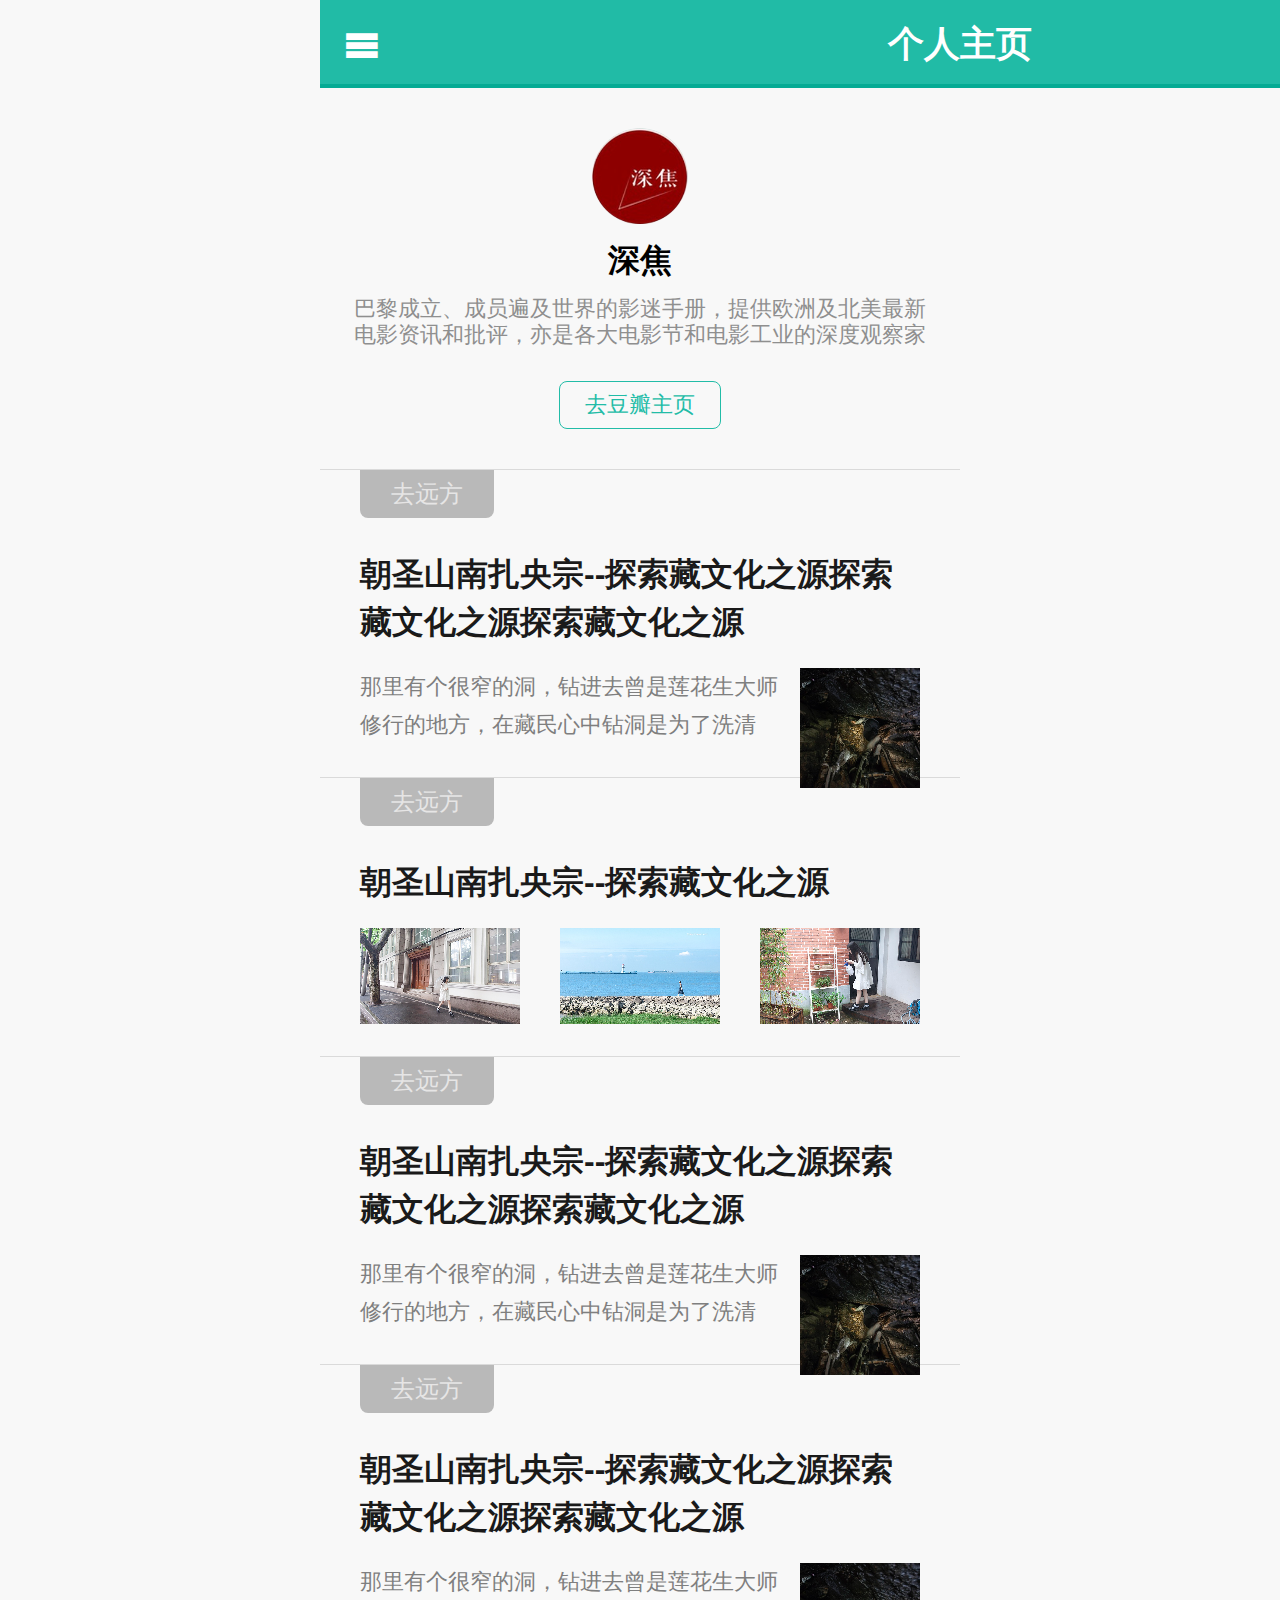
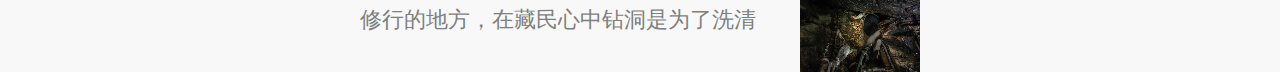
<file: client/center.html>
<!DOCTYPE html>
<html lang="en">
<head>
	<meta charset="UTF-8">
	<meta name="viewport" content="width=device-width, initial-scale=1">
	<title>豆瓣一刻</title>
	<link rel="shortcut icon" href="/favicon.ico" type="image/x-icon">
	<link rel="stylesheet/less" href="./public/less/main.less">
	<script src="./public/libs/less.js"></script>
</head>
<body>
	<div class="viewport">
		<div class="navs">
			<dl>
				<dt class="login">
					<div class="avatar">
						<img src="./public/images/avatar.png" alt="">
					</div>
					<span>登录</span>
				</dt>
				<dd class="active">
					<a href="javascript:;" class="icon-home">
						<span>今日一刻</span>
					</a>
				</dd>
				<dd>
					<a href="javascript:;" class="icon-file-empty">
						<span>往期内容</span>
					</a>
				</dd>
				<dd>
					<a href="javascript:;" class="icon-pencil">
						<span>热门作者</span>
					</a>
				</dd>
				<dd>
					<a href="javascript:;" class="icon-menu">
						<span>栏目浏览</span>
					</a>
				</dd>
				<dd>
					<a href="javascript:;" class="icon-heart">
						<span>我的喜欢</span>
					</a>
				</dd>
				<dd>
					<a href="javascript:;" class="icon-cog">
						<span>设置</span>
					</a>
				</dd>
			</dl>
			<div class="extra">
				<a href="javascript:;" class="icon-image">夜晚</a>
				<a href="javascript:;" class="icon-download">离线</a>
			</div>
		</div>
		<div class="container">
			<!-- 头部 -->
			<div class="header">
				<a href="javascript:;" class="menu icon-menu"></a>
				<h2>个人主页</h2>
				<a href="javascript:;" class="search icon-search"></a>
			</div>
			<!-- 主体 -->
			<div class="body">
				<div class="center-title">
					<img src="./uploads/avatar_1.png" alt="">
					<h5>深焦</h5>
					<p>巴黎成立、成员遍及世界的影迷手册，提供欧洲及北美最新电影资讯和批评，亦是各大电影节和电影工业的深度观察家</p>
					<a href="javascript:;">去豆瓣主页</a>
				</div>
				<div class="item">
					<ul class="posts">
						<!-- 文章 -->
						<li>
							<span href="javascript:;" class="tag">去远方</span>
							<div class="cont">
								<h3>朝圣山南扎央宗--探索藏文化之源探索藏文化之源探索藏文化之源</h3>
								<div class="brief">
									<p>那里有个很窄的洞，钻进去曾是莲花生大师修行的地方，在藏民心中钻洞是为了洗清</p>
									<div class="thumb">
										<img src="./uploads/post_1.png" alt="">
									</div>
								</div>							
							</div>
						</li>
						<li>
							<span href="javascript:;" class="tag">去远方</span>
							<div class="cont">
								<h3>朝圣山南扎央宗--探索藏文化之源</h3>
								<div class="brief">
									<div class="gallery">
										<div class="img-box">
											<img src="./uploads/post_3.png" alt="">
										</div>
										<div class="img-box">
											<img src="./uploads/post_4.png" alt="">
										</div>
										<div class="img-box">
											<img src="./uploads/post_5.png" alt="">
										</div>
									</div>
								</div>							
							</div>
						</li>
						<li>
							<span href="javascript:;" class="tag">去远方</span>
							<div class="cont">
								<h3>朝圣山南扎央宗--探索藏文化之源探索藏文化之源探索藏文化之源</h3>
								<div class="brief">
									<p>那里有个很窄的洞，钻进去曾是莲花生大师修行的地方，在藏民心中钻洞是为了洗清</p>
									<div class="thumb">
										<img src="./uploads/post_1.png" alt="">
									</div>
								</div>							
							</div>
						</li>
						<li>
							<span href="javascript:;" class="tag">去远方</span>
							<div class="cont">
								<h3>朝圣山南扎央宗--探索藏文化之源探索藏文化之源探索藏文化之源</h3>
								<div class="brief">
									<p>那里有个很窄的洞，钻进去曾是莲花生大师修行的地方，在藏民心中钻洞是为了洗清</p>
									<div class="thumb">
										<img src="./uploads/post_1.png" alt="">
									</div>
								</div>							
							</div>
						</li>
					</ul>
				</div>
			</div>
		</div>
	</div>
	<script>
		var menu = document.querySelector('.menu');
		var container = document.querySelector('.container');
		var navs = document.querySelector('.navs');
		var dd = navs.querySelectorAll('dd');

		menu.onclick = function () {
			container.classList.toggle('pull-right');
			navs.classList.toggle('pull-right');

			if(!this.classList.contains('collapsed')) {
				for(var i=0; i<dd.length; i++) {
					dd[i].style.transitionDuration = (i + 1) * 0.15 + 's';
					dd[i].style.transitionProperty = 'all';
					dd[i].style.transitionDelay = '0.2s';
					dd[i].style.transitionTimingFunction = 'ease-out';
					dd[i].style.transform = 'translate(0)';
				}
			} else {
				for(var i=dd.length - 1; i>=0; i--) {
					dd[i].style.transitionDuration = (dd.length - i + 1) * 0.05 + 's';
					dd[i].style.transitionProperty = 'all';
					dd[i].style.transitionDelay = '';
					dd[i].style.transitionTimingFunction = 'ease-out';
					dd[i].style.transform = 'translate(-100%)';
				}
			}

			this.classList.toggle('collapsed');
		}
	</script>
</body>
</html>
</file>
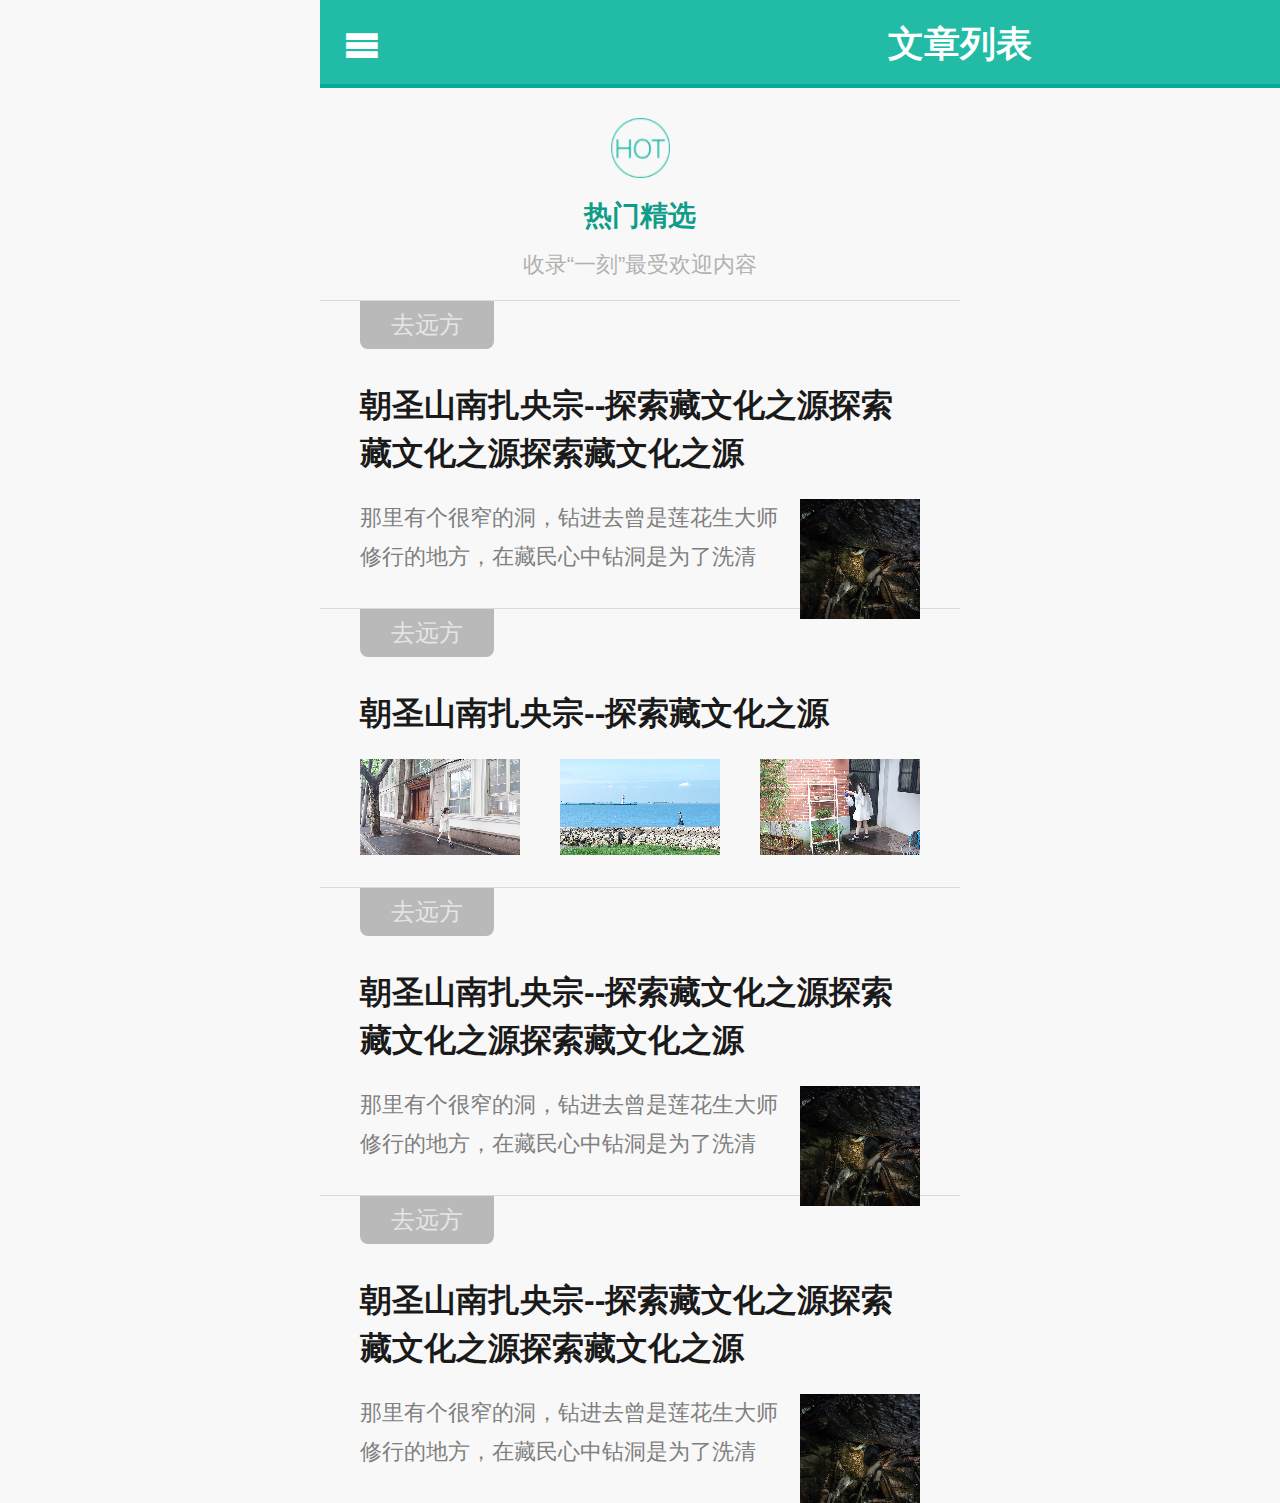
<file: client/list.html>
<!DOCTYPE html>
<html lang="en">
<head>
	<meta charset="UTF-8">
	<meta name="viewport" content="width=device-width, initial-scale=1">
	<title>豆瓣一刻</title>
	<link rel="shortcut icon" href="/favicon.ico" type="image/x-icon">
	<link rel="stylesheet/less" href="./public/less/main.less">
	<script src="./public/libs/less.js"></script>
</head>
<body>
	<div class="viewport">
		<div class="navs">
			<dl>
				<dt class="login">
					<div class="avatar">
						<img src="./public/images/avatar.png" alt="">
					</div>
					<span>登录</span>
				</dt>
				<dd class="active">
					<a href="javascript:;" class="icon-home">
						<span>今日一刻</span>
					</a>
				</dd>
				<dd>
					<a href="javascript:;" class="icon-file-empty">
						<span>往期内容</span>
					</a>
				</dd>
				<dd>
					<a href="javascript:;" class="icon-pencil">
						<span>热门作者</span>
					</a>
				</dd>
				<dd>
					<a href="javascript:;" class="icon-menu">
						<span>栏目浏览</span>
					</a>
				</dd>
				<dd>
					<a href="javascript:;" class="icon-heart">
						<span>我的喜欢</span>
					</a>
				</dd>
				<dd>
					<a href="javascript:;" class="icon-cog">
						<span>设置</span>
					</a>
				</dd>
			</dl>
			<div class="extra">
				<a href="javascript:;" class="icon-image">夜晚</a>
				<a href="javascript:;" class="icon-download">离线</a>
			</div>
		</div>
		<div class="container">
			<!-- 头部 -->
			<div class="header">
				<a href="javascript:;" class="menu icon-menu"></a>
				<h2>文章列表</h2>
				<a href="javascript:;" class="search icon-search"></a>
			</div>
			<!-- 主体 -->
			<div class="body">
				<div class="posts-title">
					<img src="./public/images/IMG_0269_07.gif" alt="">
					<h5>热门精选</h5>
					<p>收录“一刻”最受欢迎内容</p>
				</div>
				<div class="item">
					<ul class="posts">
						<!-- 文章 -->
						<li>
							<span href="javascript:;" class="tag">去远方</span>
							<div class="cont">
								<h3>朝圣山南扎央宗--探索藏文化之源探索藏文化之源探索藏文化之源</h3>
								<div class="brief">
									<p>那里有个很窄的洞，钻进去曾是莲花生大师修行的地方，在藏民心中钻洞是为了洗清</p>
									<div class="thumb">
										<img src="./uploads/post_1.png" alt="">
									</div>
								</div>							
							</div>
						</li>
						<li>
							<span href="javascript:;" class="tag">去远方</span>
							<div class="cont">
								<h3>朝圣山南扎央宗--探索藏文化之源</h3>
								<div class="brief">
									<div class="gallery">
										<div class="img-box">
											<img src="./uploads/post_3.png" alt="">
										</div>
										<div class="img-box">
											<img src="./uploads/post_4.png" alt="">
										</div>
										<div class="img-box">
											<img src="./uploads/post_5.png" alt="">
										</div>
									</div>
								</div>							
							</div>
						</li>
						<li>
							<span href="javascript:;" class="tag">去远方</span>
							<div class="cont">
								<h3>朝圣山南扎央宗--探索藏文化之源探索藏文化之源探索藏文化之源</h3>
								<div class="brief">
									<p>那里有个很窄的洞，钻进去曾是莲花生大师修行的地方，在藏民心中钻洞是为了洗清</p>
									<div class="thumb">
										<img src="./uploads/post_1.png" alt="">
									</div>
								</div>							
							</div>
						</li>
						<li>
							<span href="javascript:;" class="tag">去远方</span>
							<div class="cont">
								<h3>朝圣山南扎央宗--探索藏文化之源探索藏文化之源探索藏文化之源</h3>
								<div class="brief">
									<p>那里有个很窄的洞，钻进去曾是莲花生大师修行的地方，在藏民心中钻洞是为了洗清</p>
									<div class="thumb">
										<img src="./uploads/post_1.png" alt="">
									</div>
								</div>							
							</div>
						</li>
					</ul>
				</div>
			</div>
		</div>
	</div>
	<script>
		var menu = document.querySelector('.menu');
		var container = document.querySelector('.container');
		var navs = document.querySelector('.navs');
		var dd = navs.querySelectorAll('dd');

		menu.onclick = function () {
			container.classList.toggle('pull-right');
			navs.classList.toggle('pull-right');

			if(!this.classList.contains('collapsed')) {
				for(var i=0; i<dd.length; i++) {
					dd[i].style.transitionDuration = (i + 1) * 0.15 + 's';
					dd[i].style.transitionProperty = 'all';
					dd[i].style.transitionDelay = '0.2s';
					dd[i].style.transitionTimingFunction = 'ease-out';
					dd[i].style.transform = 'translate(0)';
				}
			} else {
				for(var i=dd.length - 1; i>=0; i--) {
					dd[i].style.transitionDuration = (dd.length - i + 1) * 0.05 + 's';
					dd[i].style.transitionProperty = 'all';
					dd[i].style.transitionDelay = '';
					dd[i].style.transitionTimingFunction = 'ease-out';
					dd[i].style.transform = 'translate(-100%)';
				}
			}

			this.classList.toggle('collapsed');
		}
	</script>
</body>
</html>
</file>
<file: less/main.css>
/*! normalize.css v4.1.1 | MIT License | github.com/necolas/normalize.css */
/**
 * 1. Change the default font family in all browsers (opinionated).
 * 2. Prevent adjustments of font size after orientation changes in IE and iOS.
 */
html {
  font-family: sans-serif;
  /* 1 */
  -ms-text-size-adjust: 100%;
  /* 2 */
  -webkit-text-size-adjust: 100%;
  /* 2 */
}
/**
 * Remove the margin in all browsers (opinionated).
 */
body {
  margin: 0;
}
/* HTML5 display definitions
   ========================================================================== */
/**
 * Add the correct display in IE 9-.
 * 1. Add the correct display in Edge, IE, and Firefox.
 * 2. Add the correct display in IE.
 */
article,
aside,
details,
figcaption,
figure,
footer,
header,
main,
menu,
nav,
section,
summary {
  /* 1 */
  display: block;
}
/**
 * Add the correct display in IE 9-.
 */
audio,
canvas,
progress,
video {
  display: inline-block;
}
/**
 * Add the correct display in iOS 4-7.
 */
audio:not([controls]) {
  display: none;
  height: 0;
}
/**
 * Add the correct vertical alignment in Chrome, Firefox, and Opera.
 */
progress {
  vertical-align: baseline;
}
/**
 * Add the correct display in IE 10-.
 * 1. Add the correct display in IE.
 */
template,
[hidden] {
  display: none;
}
/* Links
   ========================================================================== */
/**
 * 1. Remove the gray background on active links in IE 10.
 * 2. Remove gaps in links underline in iOS 8+ and Safari 8+.
 */
a {
  background-color: transparent;
  /* 1 */
  -webkit-text-decoration-skip: objects;
  /* 2 */
}
/**
 * Remove the outline on focused links when they are also active or hovered
 * in all browsers (opinionated).
 */
a:active,
a:hover {
  outline-width: 0;
}
/* Text-level semantics
   ========================================================================== */
/**
 * 1. Remove the bottom border in Firefox 39-.
 * 2. Add the correct text decoration in Chrome, Edge, IE, Opera, and Safari.
 */
abbr[title] {
  border-bottom: none;
  /* 1 */
  text-decoration: underline;
  /* 2 */
  text-decoration: underline dotted;
  /* 2 */
}
/**
 * Prevent the duplicate application of `bolder` by the next rule in Safari 6.
 */
b,
strong {
  font-weight: inherit;
}
/**
 * Add the correct font weight in Chrome, Edge, and Safari.
 */
b,
strong {
  font-weight: bolder;
}
/**
 * Add the correct font style in Android 4.3-.
 */
dfn {
  font-style: italic;
}
/**
 * Correct the font size and margin on `h1` elements within `section` and
 * `article` contexts in Chrome, Firefox, and Safari.
 */
h1 {
  font-size: 2em;
  margin: 0.67em 0;
}
/**
 * Add the correct background and color in IE 9-.
 */
mark {
  background-color: #ff0;
  color: #000;
}
/**
 * Add the correct font size in all browsers.
 */
small {
  font-size: 80%;
}
/**
 * Prevent `sub` and `sup` elements from affecting the line height in
 * all browsers.
 */
sub,
sup {
  font-size: 75%;
  line-height: 0;
  position: relative;
  vertical-align: baseline;
}
sub {
  bottom: -0.25em;
}
sup {
  top: -0.5em;
}
/* Embedded content
   ========================================================================== */
/**
 * Remove the border on images inside links in IE 10-.
 */
img {
  border-style: none;
}
/**
 * Hide the overflow in IE.
 */
svg:not(:root) {
  overflow: hidden;
}
/* Grouping content
   ========================================================================== */
/**
 * 1. Correct the inheritance and scaling of font size in all browsers.
 * 2. Correct the odd `em` font sizing in all browsers.
 */
code,
kbd,
pre,
samp {
  font-family: monospace, monospace;
  /* 1 */
  font-size: 1em;
  /* 2 */
}
/**
 * Add the correct margin in IE 8.
 */
figure {
  margin: 1em 40px;
}
/**
 * 1. Add the correct box sizing in Firefox.
 * 2. Show the overflow in Edge and IE.
 */
hr {
  box-sizing: content-box;
  /* 1 */
  height: 0;
  /* 1 */
  overflow: visible;
  /* 2 */
}
/* Forms
   ========================================================================== */
/**
 * 1. Change font properties to `inherit` in all browsers (opinionated).
 * 2. Remove the margin in Firefox and Safari.
 */
button,
input,
select,
textarea {
  font: inherit;
  /* 1 */
  margin: 0;
  /* 2 */
}
/**
 * Restore the font weight unset by the previous rule.
 */
optgroup {
  font-weight: bold;
}
/**
 * Show the overflow in IE.
 * 1. Show the overflow in Edge.
 */
button,
input {
  /* 1 */
  overflow: visible;
}
/**
 * Remove the inheritance of text transform in Edge, Firefox, and IE.
 * 1. Remove the inheritance of text transform in Firefox.
 */
button,
select {
  /* 1 */
  text-transform: none;
}
/**
 * 1. Prevent a WebKit bug where (2) destroys native `audio` and `video`
 *    controls in Android 4.
 * 2. Correct the inability to style clickable types in iOS and Safari.
 */
button,
html [type="button"],
[type="reset"],
[type="submit"] {
  -webkit-appearance: button;
  /* 2 */
}
/**
 * Remove the inner border and padding in Firefox.
 */
button::-moz-focus-inner,
[type="button"]::-moz-focus-inner,
[type="reset"]::-moz-focus-inner,
[type="submit"]::-moz-focus-inner {
  border-style: none;
  padding: 0;
}
/**
 * Restore the focus styles unset by the previous rule.
 */
button:-moz-focusring,
[type="button"]:-moz-focusring,
[type="reset"]:-moz-focusring,
[type="submit"]:-moz-focusring {
  outline: 1px dotted ButtonText;
}
/**
 * Change the border, margin, and padding in all browsers (opinionated).
 */
fieldset {
  border: 1px solid #c0c0c0;
  margin: 0 2px;
  padding: 0.35em 0.625em 0.75em;
}
/**
 * 1. Correct the text wrapping in Edge and IE.
 * 2. Correct the color inheritance from `fieldset` elements in IE.
 * 3. Remove the padding so developers are not caught out when they zero out
 *    `fieldset` elements in all browsers.
 */
legend {
  box-sizing: border-box;
  /* 1 */
  color: inherit;
  /* 2 */
  display: table;
  /* 1 */
  max-width: 100%;
  /* 1 */
  padding: 0;
  /* 3 */
  white-space: normal;
  /* 1 */
}
/**
 * Remove the default vertical scrollbar in IE.
 */
textarea {
  overflow: auto;
}
/**
 * 1. Add the correct box sizing in IE 10-.
 * 2. Remove the padding in IE 10-.
 */
[type="checkbox"],
[type="radio"] {
  box-sizing: border-box;
  /* 1 */
  padding: 0;
  /* 2 */
}
/**
 * Correct the cursor style of increment and decrement buttons in Chrome.
 */
[type="number"]::-webkit-inner-spin-button,
[type="number"]::-webkit-outer-spin-button {
  height: auto;
}
/**
 * 1. Correct the odd appearance in Chrome and Safari.
 * 2. Correct the outline style in Safari.
 */
[type="search"] {
  -webkit-appearance: textfield;
  /* 1 */
  outline-offset: -2px;
  /* 2 */
}
/**
 * Remove the inner padding and cancel buttons in Chrome and Safari on OS X.
 */
[type="search"]::-webkit-search-cancel-button,
[type="search"]::-webkit-search-decoration {
  -webkit-appearance: none;
}
/**
 * Correct the text style of placeholders in Chrome, Edge, and Safari.
 */
::-webkit-input-placeholder {
  color: inherit;
  opacity: 0.54;
}
/**
 * 1. Correct the inability to style clickable types in iOS and Safari.
 * 2. Change font properties to `inherit` in Safari.
 */
::-webkit-file-upload-button {
  -webkit-appearance: button;
  /* 1 */
  font: inherit;
  /* 2 */
}
@font-face {
  font-family: 'icomoon';
  src: url('../fonts/icomoon.eot?kmd0k1');
  src: url('../fonts/icomoon.eot?kmd0k1#iefix') format('embedded-opentype'), url('../fonts/icomoon.ttf?kmd0k1') format('truetype'), url('../fonts/icomoon.woff?kmd0k1') format('woff'), url('../fonts/icomoon.svg?kmd0k1#icomoon') format('svg');
  font-weight: normal;
  font-style: normal;
}
[class^="icon-"],
[class*=" icon-"] {
  /* use !important to prevent issues with browser extensions that change fonts */
  font-family: 'icomoon' !important;
  speak: none;
  font-style: normal;
  font-weight: normal;
  font-variant: normal;
  text-transform: none;
  line-height: 1;
  /* Better Font Rendering =========== */
  -webkit-font-smoothing: antialiased;
  -moz-osx-font-smoothing: grayscale;
}
.icon-home:before {
  content: "\e901";
}
.icon-pencil:before {
  content: "\e905";
}
.icon-image:before {
  content: "\e90d";
}
.icon-file-empty:before {
  content: "\e924";
}
.icon-bell:before {
  content: "\e951";
}
.icon-search:before {
  content: "\e986";
}
.icon-cog:before {
  content: "\e994";
}
.icon-menu:before {
  content: "\e9bd";
}
.icon-download:before {
  content: "\e9c7";
}
.icon-heart:before {
  content: "\e9da";
}
@media only screen and (width: 320px) {
  html {
    font-size: 16px;
  }
}
@media only screen and (width: 360px) {
  html {
    font-size: 18px;
  }
}
@media only screen and (width: 375px) {
  html {
    font-size: 18.75px;
  }
}
@media only screen and (width: 400px) {
  html {
    font-size: 20px;
  }
}
@media only screen and (width: 411px) {
  html {
    font-size: 20.55px;
  }
}
@media only screen and (width: 414px) {
  html {
    font-size: 20.7px;
  }
}
@media only screen and (min-width: 640px) {
  html {
    font-size: 32px;
  }
}
* {
  -webkit-tap-highlight-color: rgba(0, 0, 0, 0);
}
body,
h2,
h3,
h4,
h5,
ul,
dl,
dt,
dd,
p {
  padding: 0;
  margin: 0;
}
body {
  font-family: roman, Arial, Helvetica, sans-serif;
  -webkit-text-size-adjust: none;
  text-size-adjust: none;
  background-color: #f8f8f8;
}
h2,
h3,
h4,
h5 {
  font-weight: bold;
}
ul {
  list-style: none;
}
a {
  display: block;
  text-decoration: none;
}
img {
  display: block;
  width: 100%;
}
.viewport {
  overflow-x: hidden;
}
.navs {
  width: 12.8125rem;
  height: 100%;
  background-color: #e7eaee;
  transition: all 0.5s 0.1s;
  position: fixed;
  left: -12.8125rem;
  top: 0;
}
.navs dl {
  float: left;
  padding-left: 1rem;
}
.navs .login {
  height: 2.1875rem;
  margin: 1.6875rem 0;
}
.navs .login .avatar {
  width: 2.1875rem;
  height: 100%;
  float: left;
}
.navs .login span {
  display: block;
  line-height: 1;
  padding: 0.6875rem 0;
  margin-left: 2.75rem;
  font-size: 0.8125rem;
}
.navs dd {
  line-height: 1;
  padding: 0.5rem 0;
  margin: 0.5rem 0;
  transform: translate(-100%);
}
.navs dd a {
  font-size: 1.125rem;
  color: #FFF;
}
.navs dd span {
  color: #1a1a1a;
}
.navs dd.active span {
  color: #23a392;
}
.navs dd a[class^="icon"]:before {
  display: inline-block;
  width: 1.125rem;
  height: 1.125rem;
  line-height: 1.125rem;
  text-align: center;
  border-radius: 50%;
  font-size: 0.75rem;
  position: relative;
  top: -2px;
}
.navs dd .icon-home:before {
  background-color: #46c8ce;
}
.navs dd .icon-file-empty:before {
  background-color: #62c98d;
}
.navs dd .icon-pencil:before {
  background-color: #eb9d58;
}
.navs dd .icon-menu:before {
  background-color: #5293d0;
}
.navs dd .icon-heart:before {
  background-color: #ff7777;
}
.navs dd .icon-cog:before {
  background-color: #fdcc65;
}
.navs .extra {
  width: 100%;
  position: absolute;
  bottom: 0;
  left: 0;
}
.navs .extra a {
  width: 50%;
  text-align: center;
  padding: 0.625rem 0;
  border-top: 1px solid #ddd;
  border-right: 1px solid #ddd;
  font-size: 0.75rem;
  float: left;
  color: #8a8a8a;
  -webkit-box-sizing: border-box;
  box-sizing: border-box;
}
.navs .extra a:before {
  display: inline-block;
  width: 1.375rem;
  height: 1.375rem;
  text-align: center;
  line-height: 1.375rem;
  margin-right: 0.5rem;
  background-color: #8a8a8a;
  color: #fff;
  border-radius: 50%;
}
.navs .extra a:last-child {
  border-right: none;
}
.container {
  transition: all 0.5s 0.1s;
}
.pull-right {
  transform: translate(12.8125rem);
}
.header {
  height: 2.75rem;
  padding-top: 0.8125rem;
  border-bottom: 0.125rem solid #05ab94;
  background-color: #21bba6;
  color: #FFF;
  position: relative;
  -webkit-box-sizing: border-box;
  box-sizing: border-box;
}
.header h2 {
  text-align: center;
  font-size: 1.125rem;
  line-height: 1;
}
.header a {
  position: absolute;
  font-size: 1.125rem;
  color: #FFF;
}
.header .menu {
  left: 0.75rem;
}
.header .search {
  top: 0.8125rem;
  right: 0.75rem;
}
.body .item .mark {
  width: 100%;
  height: 2.5rem;
  line-height: 1;
  padding-top: 0.8125rem;
  padding-left: 0.875rem;
  font-size: 0.875rem;
  background-color: #FFF;
  color: #c8c8c8;
  -webkit-box-sizing: border-box;
  box-sizing: border-box;
}
.body .posts li {
  padding: 0 1.25rem;
  border-top: 1px solid #dadada;
}
.body .posts .tag {
  display: block;
  width: 4.1875rem;
  text-align: center;
  line-height: 1;
  padding: 0.375rem 0;
  font-size: 0.75rem;
  color: #e6e5e5;
  background-color: #b9b9b9;
  border-radius: 0 0 0.25rem 0.25rem;
}
.body .posts .cont {
  padding: 1rem 0;
}
.body .posts h3 {
  line-height: 1.5;
  color: #1a1a1a;
  font-size: 1rem;
  margin-bottom: 0.6875rem;
}
.body .posts .brief {
  position: relative;
}
.body .posts .brief p {
  line-height: 1.75;
  color: #7f7f7f;
  font-size: 0.6875rem;
  padding-right: 4.375rem;
}
.body .posts .thumb {
  width: 3.75rem;
  height: 3.75rem;
  position: absolute;
  top: 0;
  right: 0;
}
.body .posts .gallery {
  text-align: justify;
  font-size: 0;
}
.body .posts .gallery:after {
  content: '';
  display: inline-block;
  width: 100%;
}
.body .posts .gallery .img-box {
  display: inline-block;
  width: 5rem;
  height: 3rem;
}
.body .large .cont {
  padding: 1.25rem 0;
}
.body .large h3 {
  line-height: 1.3;
  font-size: 1.3125rem;
  margin-bottom: 0.75rem;
}
.body .large .brief {
  min-height: 7.5rem;
  font-size: 0.8125rem;
}
.body .large .brief p {
  padding-right: 7.8125rem;
}
.body .large .thumb {
  width: 7.5rem;
  height: 7.5rem;
}
.body .large .gallery {
  padding-top: 0.5625rem;
  padding-right: 0.5625rem;
  background: url(../images/gallery.png);
  background-size: cover;
  -webkit-box-sizing: border-box;
  box-sizing: border-box;
}
.body .author {
  line-height: 1;
}
.body .author dt {
  padding: 0.875rem 0 0.875rem 1.25rem;
  font-size: 1rem;
  color: #9b9b9b;
  border-bottom: 1px solid #dadada;
}
.body .author dd {
  overflow: hidden;
  padding: 1.25rem 0 1.25rem 1.25rem;
}
.body .author .avatar {
  width: 3rem;
  height: 3rem;
  float: left;
}
.body .author .info {
  height: 4.375rem;
  margin-left: 4.25rem;
  border-bottom: 1px solid #dadada;
  -webkit-box-sizing: border-box;
  box-sizing: border-box;
}
.body .author .info h5 {
  margin-bottom: 0.875rem;
  font-size: 1rem;
}
.body .author .info p {
  font-size: 0.875rem;
  color: #5f5f5f;
}
</file>
